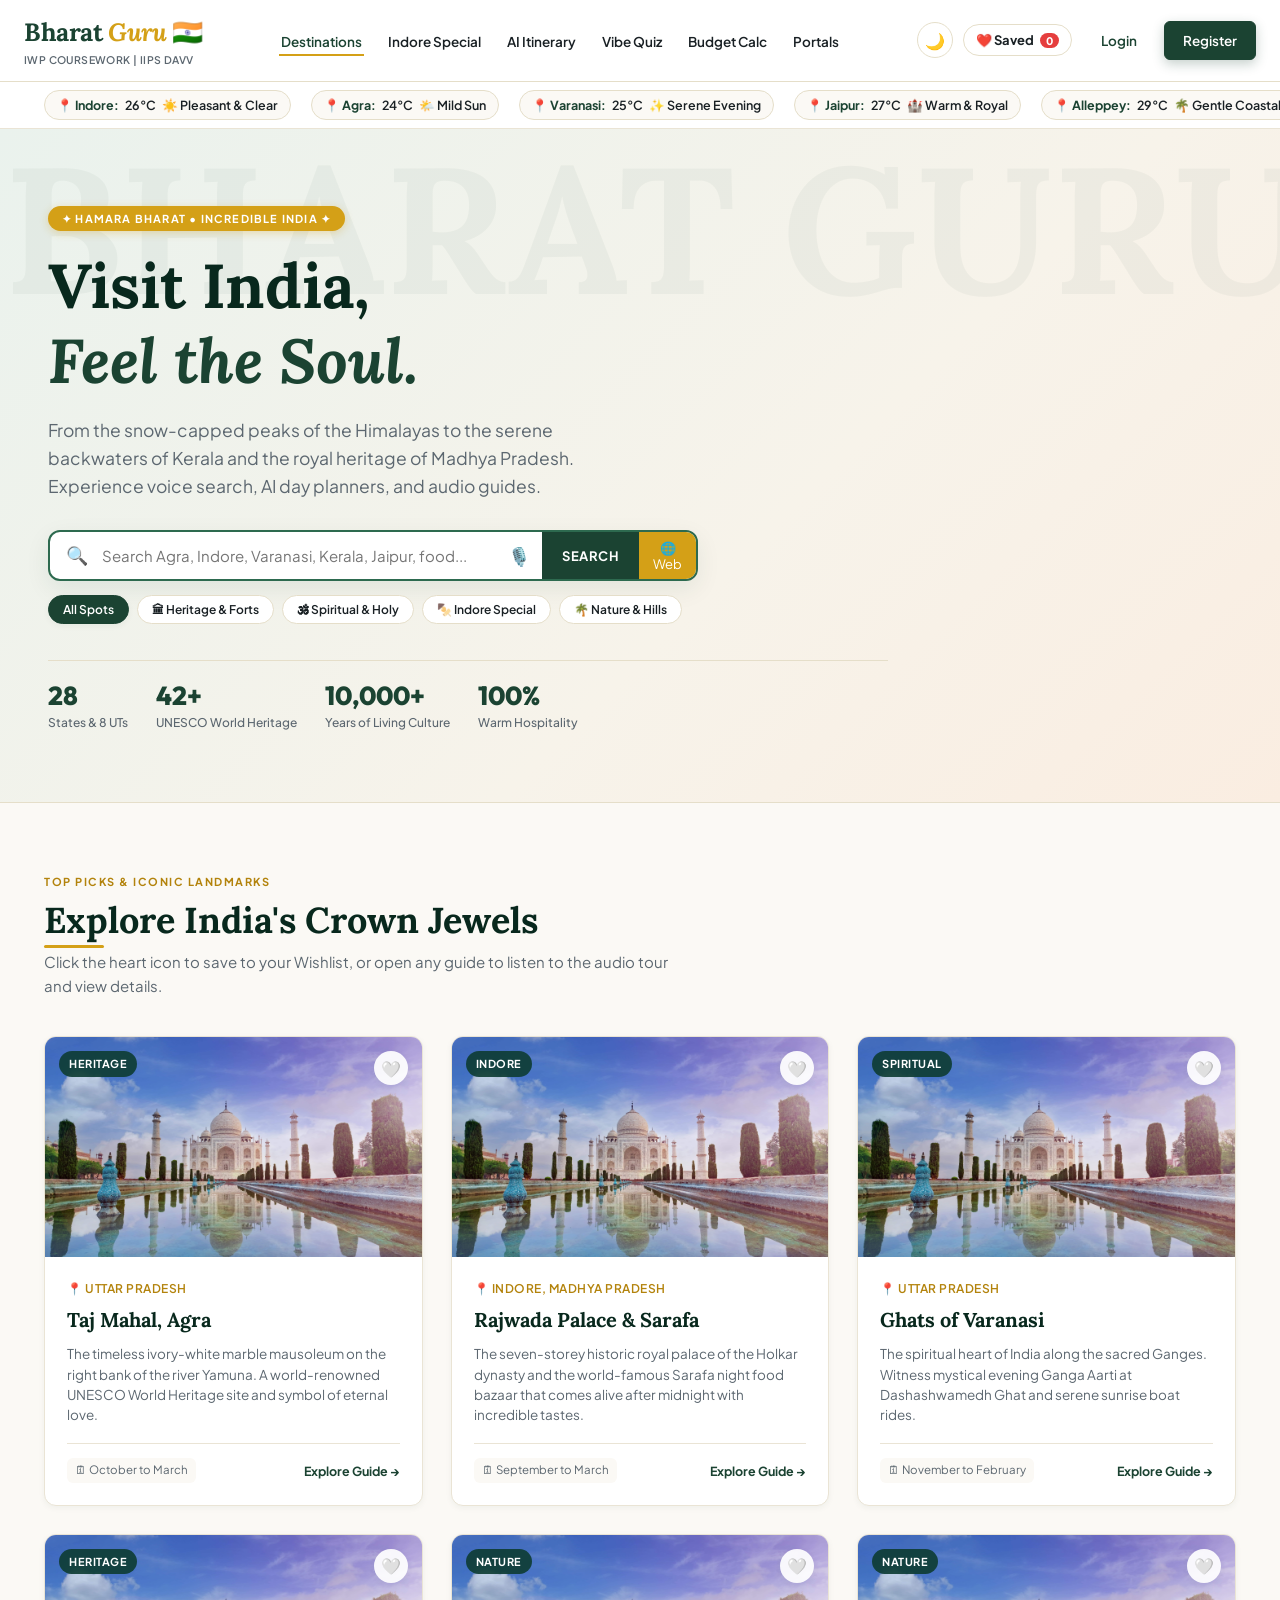
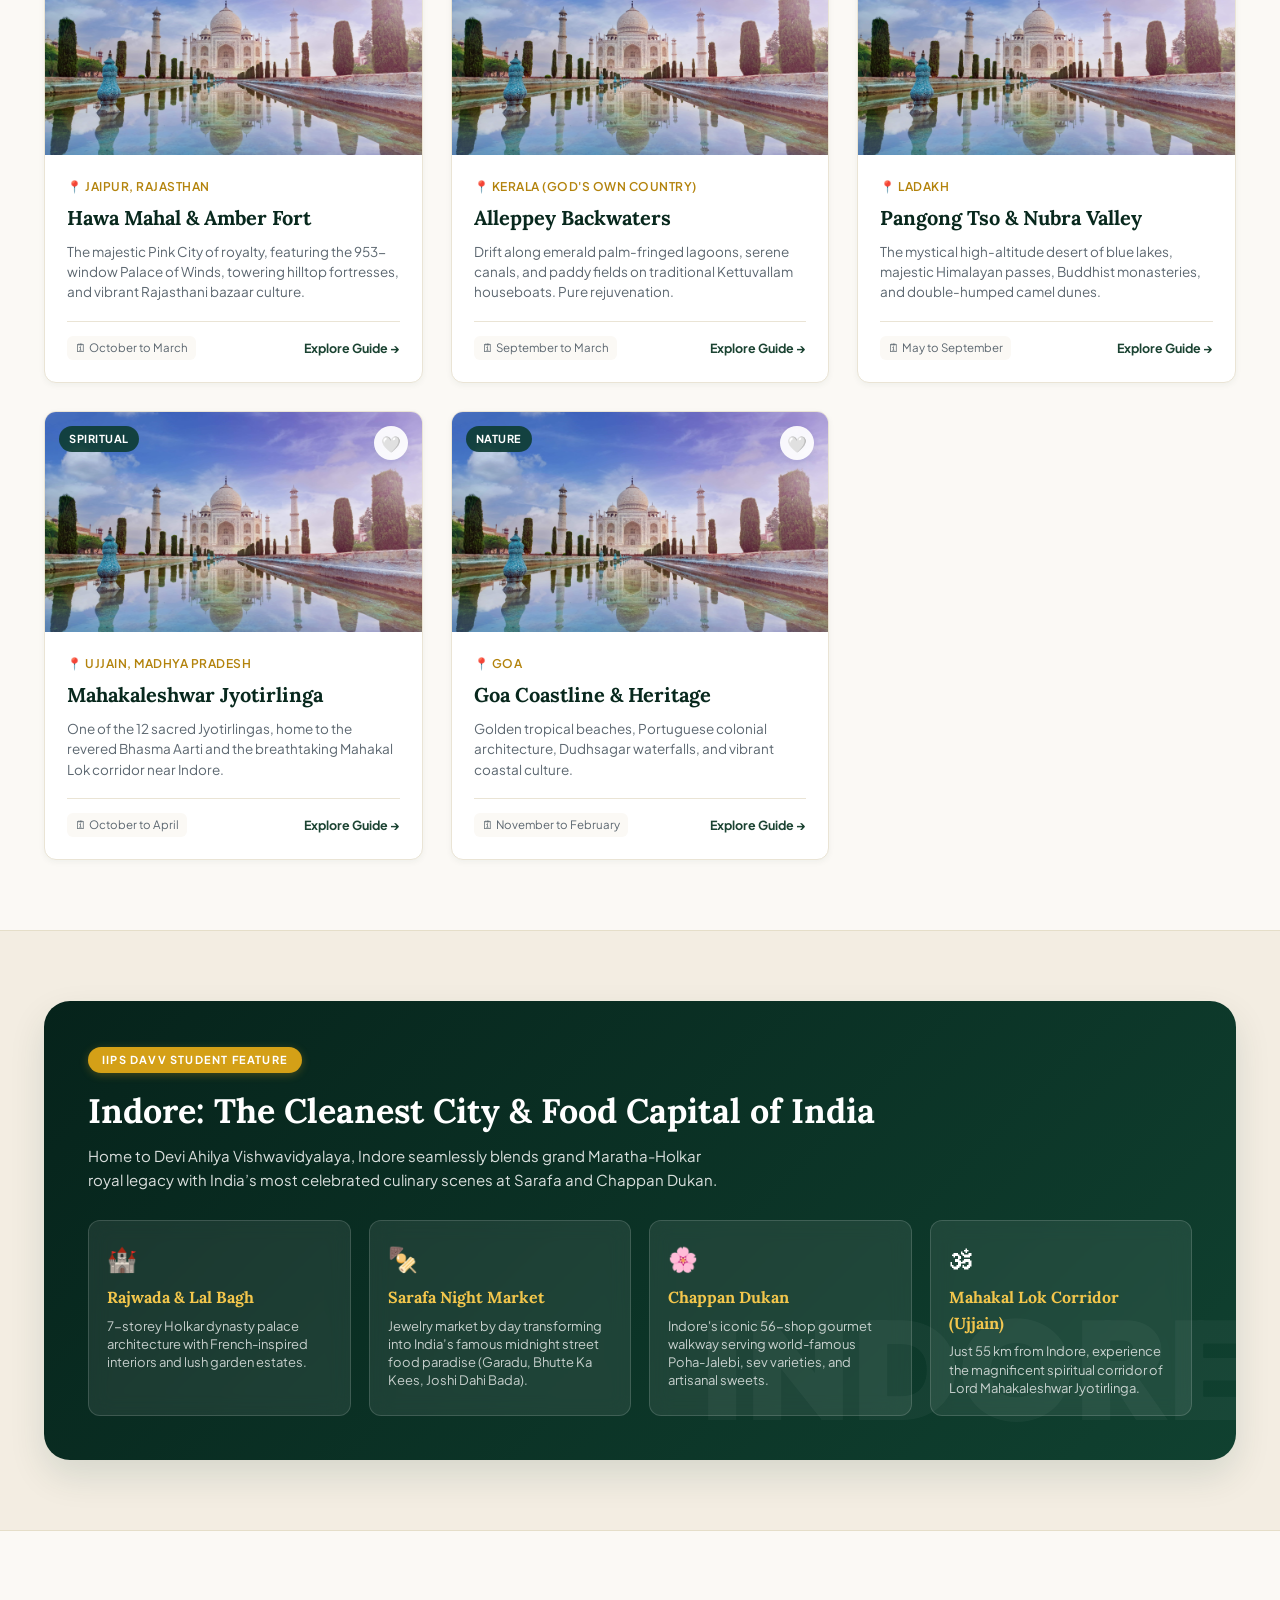
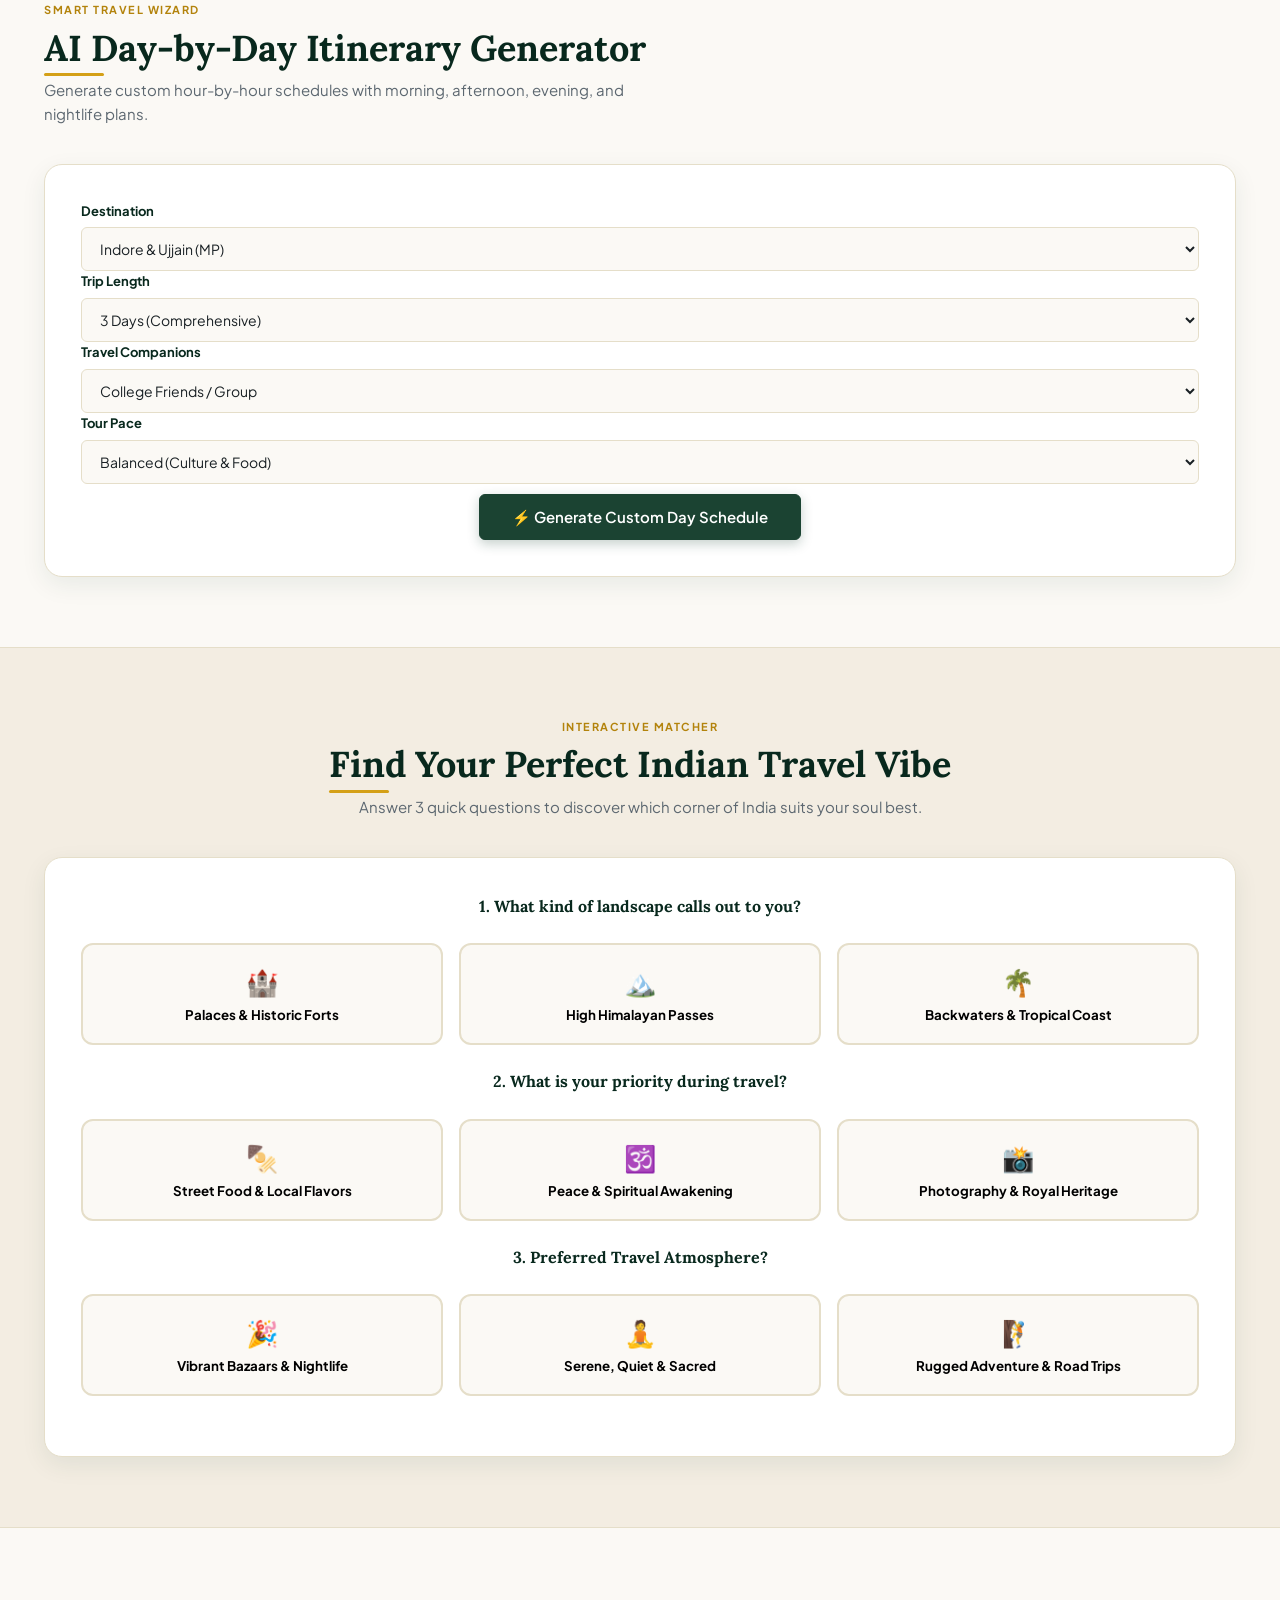
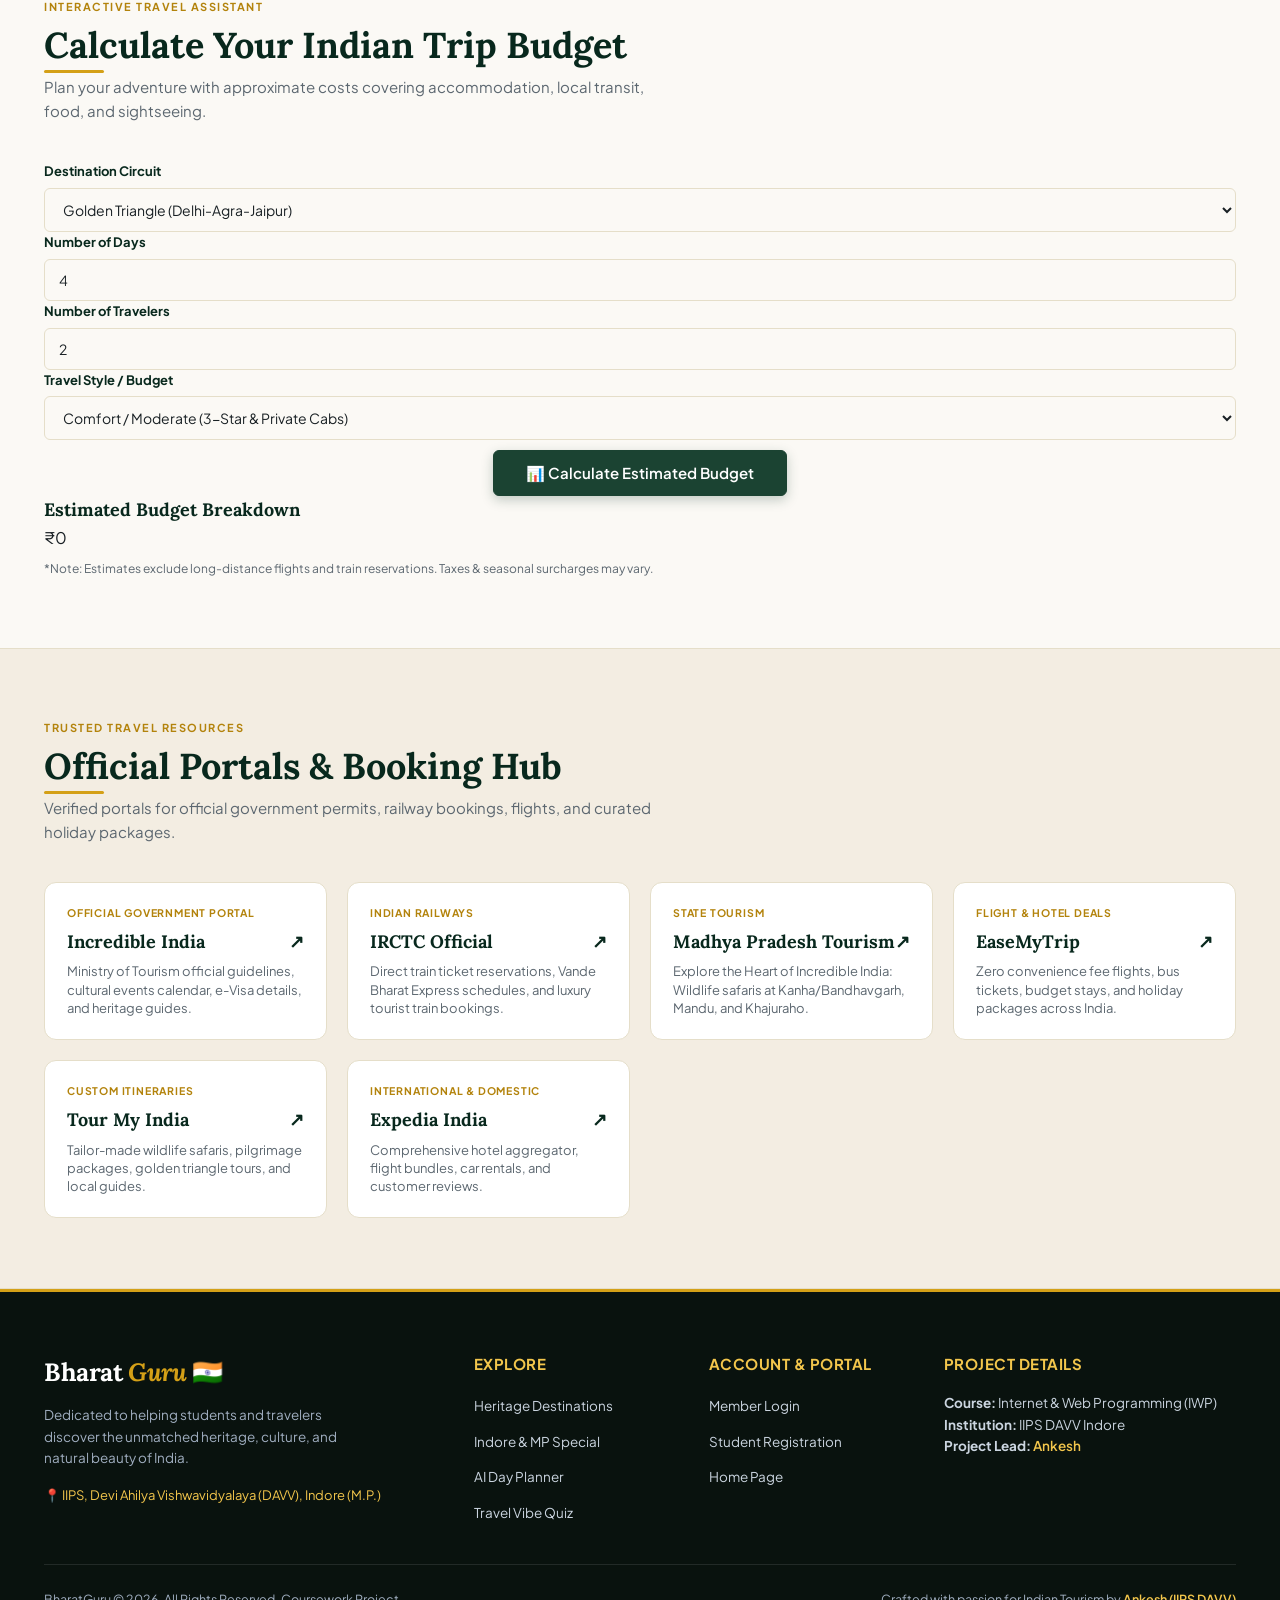
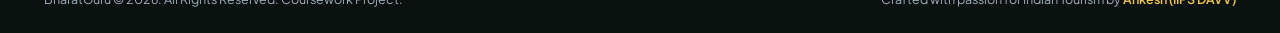
<file: index.html>
<!DOCTYPE html>
<html lang="en">
<head>
  <meta charset="UTF-8" />
  <meta name="viewport" content="width=device-width, initial-scale=1.0" />
  <title>BharatGuru | Incredible India Next-Gen Travel & Tourism</title>
  <meta name="description" content="BharatGuru - Explore iconic Indian heritage, voice search, AI itinerary generator, live audio tours, and curated booking portals." />
  <link rel="icon" type="image/png" href="Fevicon.png" />
  <link rel="stylesheet" href="style.css" />
</head>
<body>

  <!-- Top Sticky Navigation Bar -->
  <header class="top_Header">
    <div class="nav-container">
      <a href="index.html" class="brand-wrapper">
        <div class="MainLogo">Bharat<span class="accent">Guru</span> 🇮🇳</div>
        <div class="sub-txt">IWP Coursework | IIPS DAVV</div>
      </a>

      <ul class="nav-menu" id="navMenu">
        <li><a href="#destinations" class="nav-link active">Destinations</a></li>
        <li><a href="#indore-spotlight" class="nav-link">Indore Special</a></li>
        <li><a href="#ai-itinerary" class="nav-link">AI Itinerary</a></li>
        <li><a href="#travel-quiz" class="nav-link">Vibe Quiz</a></li>
        <li><a href="#trip-planner" class="nav-link">Budget Calc</a></li>
        <li><a href="#booking-portals" class="nav-link">Portals</a></li>
      </ul>

      <div class="nav-actions">
        <!-- Theme Toggle -->
        <button id="themeToggleBtn" class="theme-toggle-btn" onclick="toggleTheme()" title="Toggle Dark/Light Mode">🌙</button>

        <!-- Wishlist Button -->
        <button class="wishlist-btn-nav" onclick="openWishlistDrawer()" title="View Saved Places">
          ❤️ Saved <span class="wishlist-badge">0</span>
        </button>

        <!-- Dynamic User / Auth Container -->
        <div id="navAuthContainer" style="display: flex; align-items: center; gap: 8px;">
          <a href="login.html" class="btn btn-ghost">Login</a>
          <a href="registationform.html" class="btn btn-primary">Register</a>
        </div>

        <button class="mobile-toggle" id="mobileMenuBtn" aria-label="Toggle Navigation">☰</button>
      </div>
    </div>
  </header>

  <!-- Live Climate & Weather Ticker Bar -->
  <div class="weather-ticker-bar">
    <div class="container">
      <div class="weather-scroll" id="weatherTicker">
        <!-- Dynamic Weather Chips -->
      </div>
    </div>
  </div>

  <!-- Hero Area with Voice Search -->
  <section class="Hero_Area">
    <div class="container">
      <div class="hero-content">
        <span class="yellow-pill">✦ Hamara Bharat • Incredible India ✦</span>
        <h1>Visit India, <br><i>Feel the Soul.</i></h1>
        <p class="hero-desc">
          From the snow-capped peaks of the Himalayas to the serene backwaters of Kerala and the royal heritage of Madhya Pradesh. Experience voice search, AI day planners, and audio guides.
        </p>
        
        <!-- Live Filter & Voice Search Box -->
        <div class="search-container">
          <div class="search_wrap">
            <span class="search-icon">🔍</span>
            <input type="text" id="searchBox" placeholder="Search Agra, Indore, Varanasi, Kerala, Jaipur, food..." />
            <button type="button" id="voiceMicBtn" class="btn-mic" title="Voice Search: Speak Destination">🎙️</button>
            <div class="search-actions">
              <button type="button" class="btn-search" onclick="filterDestinations(document.getElementById('searchBox').value)">SEARCH</button>
              <button type="button" class="btn-google" onclick="searchGoogle()" title="Search on Web">🌐 Web</button>
            </div>
          </div>

          <!-- Category Quick Filter Badges -->
          <div class="category-filter">
            <button class="cat-btn active" data-cat="all">All Spots</button>
            <button class="cat-btn" data-cat="heritage">🏛 Heritage & Forts</button>
            <button class="cat-btn" data-cat="spiritual">🕉 Spiritual & Holy</button>
            <button class="cat-btn" data-cat="indore">🍢 Indore Special</button>
            <button class="cat-btn" data-cat="nature">🌴 Nature & Hills</button>
          </div>
        </div>

        <!-- Quick Stats -->
        <div class="hero-stats">
          <div class="stat-item">
            <span class="stat-number">28</span>
            <span class="stat-label">States & 8 UTs</span>
          </div>
          <div class="stat-item">
            <span class="stat-number">42+</span>
            <span class="stat-label">UNESCO World Heritage</span>
          </div>
          <div class="stat-item">
            <span class="stat-number">10,000+</span>
            <span class="stat-label">Years of Living Culture</span>
          </div>
          <div class="stat-item">
            <span class="stat-number">100%</span>
            <span class="stat-label">Warm Hospitality</span>
          </div>
        </div>
      </div>
    </div>
  </section>

  <!-- Main Destinations Section -->
  <section class="section" id="destinations">
    <div class="container">
      <div class="section-header">
        <span class="section-pill">Top Picks & Iconic Landmarks</span>
        <h2 class="section-title underline-gold">Explore India's Crown Jewels</h2>
        <p class="section-subtitle">Click the heart icon to save to your Wishlist, or open any guide to listen to the audio tour and view details.</p>
      </div>

      <!-- Destination Grid -->
      <div class="destinations-grid" id="destinationsGrid">
        <!-- Rendered dynamically by script.js -->
      </div>
    </div>
  </section>

  <!-- Indore & MP Cultural Spotlight -->
  <section class="section section-alt" id="indore-spotlight">
    <div class="container">
      <div class="spotlight-banner">
        <span class="yellow-pill" style="background: var(--goldy); color: #fff;">IIPS DAVV Student Feature</span>
        <h2>Indore: The Cleanest City & Food Capital of India</h2>
        <p>
          Home to Devi Ahilya Vishwavidyalaya, Indore seamlessly blends grand Maratha-Holkar royal legacy with India’s most celebrated culinary scenes at Sarafa and Chappan Dukan.
        </p>

        <div class="spotlight-grid">
          <div class="spotlight-card">
            <div class="spotlight-icon">🏰</div>
            <h4>Rajwada & Lal Bagh</h4>
            <p>7-storey Holkar dynasty palace architecture with French-inspired interiors and lush garden estates.</p>
          </div>
          <div class="spotlight-card">
            <div class="spotlight-icon">🍢</div>
            <h4>Sarafa Night Market</h4>
            <p>Jewelry market by day transforming into India’s famous midnight street food paradise (Garadu, Bhutte Ka Kees, Joshi Dahi Bada).</p>
          </div>
          <div class="spotlight-card">
            <div class="spotlight-icon">🌸</div>
            <h4>Chappan Dukan</h4>
            <p>Indore's iconic 56-shop gourmet walkway serving world-famous Poha-Jalebi, sev varieties, and artisanal sweets.</p>
          </div>
          <div class="spotlight-card">
            <div class="spotlight-icon">🕉</div>
            <h4>Mahakal Lok Corridor (Ujjain)</h4>
            <p>Just 55 km from Indore, experience the magnificent spiritual corridor of Lord Mahakaleshwar Jyotirlinga.</p>
          </div>
        </div>
      </div>
    </div>
  </section>

  <!-- AI Day-by-Day Itinerary Builder -->
  <section class="section" id="ai-itinerary">
    <div class="container">
      <div class="section-header">
        <span class="section-pill">Smart Travel Wizard</span>
        <h2 class="section-title underline-gold">AI Day-by-Day Itinerary Generator</h2>
        <p class="section-subtitle">Generate custom hour-by-hour schedules with morning, afternoon, evening, and nightlife plans.</p>
      </div>

      <div class="itinerary-box">
        <form id="itineraryBuilderForm">
          <div class="planner-grid">
            <div class="form-group">
              <label class="form-label">Destination</label>
              <select id="itineraryDest" class="form-control" required>
                <option value="Indore" selected>Indore & Ujjain (MP)</option>
                <option value="Agra">Agra (Taj Mahal Circuit)</option>
                <option value="Varanasi">Varanasi (Ghats & Temples)</option>
                <option value="Jaipur">Jaipur (Pink City & Forts)</option>
                <option value="Kerala">Kerala (Alleppey Backwaters)</option>
              </select>
            </div>

            <div class="form-group">
              <label class="form-label">Trip Length</label>
              <select id="itineraryDays" class="form-control" required>
                <option value="2">2 Days (Weekend Express)</option>
                <option value="3" selected>3 Days (Comprehensive)</option>
                <option value="5">5 Days (Grand Tour)</option>
              </select>
            </div>

            <div class="form-group">
              <label class="form-label">Travel Companions</label>
              <select id="itineraryCompanion" class="form-control">
                <option value="Solo Explorer">Solo Explorer</option>
                <option value="College Friends / Group" selected>College Friends / Group</option>
                <option value="Family Vacation">Family Vacation</option>
                <option value="Couples Getaway">Couples Getaway</option>
              </select>
            </div>

            <div class="form-group">
              <label class="form-label">Tour Pace</label>
              <select id="itineraryPace" class="form-control">
                <option value="Balanced" selected>Balanced (Culture & Food)</option>
                <option value="Fast Paced">Fast Paced (Maximum Sightseeing)</option>
                <option value="Relaxed">Relaxed (Leisure & Wellness)</option>
              </select>
            </div>
          </div>

          <div style="text-align: center; margin-top: 10px;">
            <button type="submit" class="btn btn-primary" style="padding: 12px 32px; font-size: 15px;">
              ⚡ Generate Custom Day Schedule
            </button>
          </div>
        </form>

        <!-- Itinerary Output Card -->
        <div id="itineraryResultWrapper" style="display: none; margin-top: 30px;">
          <div style="display: flex; justify-content: space-between; align-items: center; flex-wrap: wrap; gap: 10px; margin-bottom: 16px;">
            <h3 style="font-family: 'Lora'; font-size: 20px;">📅 Your Customized Itinerary Schedule</h3>
            <div style="display: flex; gap: 10px;">
              <button class="btn btn-outline" onclick="copyItineraryText()">📋 Copy Text</button>
              <button class="btn btn-gold" onclick="printItinerary()">🖨️ Print / Save PDF</button>
            </div>
          </div>
          <div id="itineraryTimelineOutput" class="itinerary-timeline"></div>
        </div>
      </div>
    </div>
  </section>

  <!-- Interactive "Find Your Travel Vibe" Quiz -->
  <section class="section section-alt" id="travel-quiz">
    <div class="container">
      <div class="section-header text-center">
        <span class="section-pill">Interactive Matcher</span>
        <h2 class="section-title underline-gold">Find Your Perfect Indian Travel Vibe</h2>
        <p class="section-subtitle">Answer 3 quick questions to discover which corner of India suits your soul best.</p>
      </div>

      <div class="quiz-container">
        <!-- Question 1 -->
        <div style="margin-bottom: 24px;">
          <h4 style="font-size: 16px; margin-bottom: 12px;">1. What kind of landscape calls out to you?</h4>
          <div class="quiz-options">
            <button class="quiz-option-btn" data-q="landscape" data-val="heritage">
              <span style="font-size: 26px;">🏰</span>
              <strong>Palaces & Historic Forts</strong>
            </button>
            <button class="quiz-option-btn" data-q="landscape" data-val="mountains">
              <span style="font-size: 26px;">🏔️</span>
              <strong>High Himalayan Passes</strong>
            </button>
            <button class="quiz-option-btn" data-q="landscape" data-val="coastal">
              <span style="font-size: 26px;">🌴</span>
              <strong>Backwaters & Tropical Coast</strong>
            </button>
          </div>
        </div>

        <!-- Question 2 -->
        <div style="margin-bottom: 24px;">
          <h4 style="font-size: 16px; margin-bottom: 12px;">2. What is your priority during travel?</h4>
          <div class="quiz-options">
            <button class="quiz-option-btn" data-q="vibe" data-val="food">
              <span style="font-size: 26px;">🍢</span>
              <strong>Street Food & Local Flavors</strong>
            </button>
            <button class="quiz-option-btn" data-q="vibe" data-val="spiritual">
              <span style="font-size: 26px;">🕉️</span>
              <strong>Peace & Spiritual Awakening</strong>
            </button>
            <button class="quiz-option-btn" data-q="vibe" data-val="heritage">
              <span style="font-size: 26px;">📸</span>
              <strong>Photography & Royal Heritage</strong>
            </button>
          </div>
        </div>

        <!-- Question 3 -->
        <div style="margin-bottom: 24px;">
          <h4 style="font-size: 16px; margin-bottom: 12px;">3. Preferred Travel Atmosphere?</h4>
          <div class="quiz-options">
            <button class="quiz-option-btn" data-q="atmosphere" data-val="vibrant">
              <span style="font-size: 26px;">🎉</span>
              <strong>Vibrant Bazaars & Nightlife</strong>
            </button>
            <button class="quiz-option-btn" data-q="atmosphere" data-val="serene">
              <span style="font-size: 26px;">🧘</span>
              <strong>Serene, Quiet & Sacred</strong>
            </button>
            <button class="quiz-option-btn" data-q="atmosphere" data-val="adventure">
              <span style="font-size: 26px;">🧗</span>
              <strong>Rugged Adventure & Road Trips</strong>
            </button>
          </div>
        </div>

        <!-- Quiz Result Box -->
        <div id="quizResultCard" class="quiz-result-card">
          <div style="font-size: 36px; margin-bottom: 8px;">✨ 🎉 ✨</div>
          <h3 style="font-size: 24px; color: var(--p-green-900); margin-bottom: 8px;" id="quizMatchName"></h3>
          <p style="font-size: 15px; color: var(--text-main); margin-bottom: 16px;" id="quizMatchDesc"></p>
          <a href="#destinations" class="btn btn-primary" onclick="document.getElementById('searchBox').value='Indore'; filterDestinations('Indore');">Explore This Destination →</a>
        </div>
      </div>
    </div>
  </section>

  <!-- Interactive Trip Planner & Cost Estimator -->
  <section class="section" id="trip-planner">
    <div class="container">
      <div class="section-header">
        <span class="section-pill">Interactive Travel Assistant</span>
        <h2 class="section-title underline-gold">Calculate Your Indian Trip Budget</h2>
        <p class="section-subtitle">Plan your adventure with approximate costs covering accommodation, local transit, food, and sightseeing.</p>
      </div>

      <div class="planner-box">
        <form id="tripPlannerForm">
          <div class="planner-grid">
            <div class="form-group">
              <label class="form-label">Destination Circuit</label>
              <select id="planDestination" class="form-control" required>
                <option value="Golden Triangle (Delhi-Agra-Jaipur)">Golden Triangle (Delhi-Agra-Jaipur)</option>
                <option value="Indore & Ujjain Heritage">Indore & Ujjain Heritage (MP)</option>
                <option value="Varanasi & Prayagraj Spiritual">Varanasi & Prayagraj Spiritual</option>
                <option value="Kerala Backwaters & Munnar">Kerala Backwaters & Munnar</option>
                <option value="Ladakh Mountain Circuit">Ladakh Mountain Circuit</option>
                <option value="Goa Coastal Getaway">Goa Coastal Getaway</option>
              </select>
            </div>

            <div class="form-group">
              <label class="form-label">Number of Days</label>
              <input type="number" id="planDays" class="form-control" min="1" max="30" value="4" required />
            </div>

            <div class="form-group">
              <label class="form-label">Number of Travelers</label>
              <input type="number" id="planTravelers" class="form-control" min="1" max="20" value="2" required />
            </div>

            <div class="form-group">
              <label class="form-label">Travel Style / Budget</label>
              <select id="planStyle" class="form-control">
                <option value="backpacker">Budget / Backpacker (Hostels & Street Food)</option>
                <option value="moderate" selected>Comfort / Moderate (3-Star & Private Cabs)</option>
                <option value="luxury">Luxury (Heritage Hotels & Premium Experiences)</option>
              </select>
            </div>
          </div>

          <div style="text-align: center; margin-top: 10px;">
            <button type="submit" class="btn btn-primary" style="padding: 12px 32px; font-size: 15px;">
              📊 Calculate Estimated Budget
            </button>
          </div>
        </form>

        <div id="plannerResult" class="planner-result">
          <div class="result-header">
            <h4 style="font-family: 'Lora'; font-size: 18px; color: var(--p-green-900);">Estimated Budget Breakdown</h4>
            <div class="result-cost" id="resultCostText">₹0</div>
          </div>
          <p id="resultDetails" style="font-size: 14px; color: var(--text-main); margin-bottom: 8px;"></p>
          <p style="font-size: 12px; color: var(--text-muted);">*Note: Estimates exclude long-distance flights and train reservations. Taxes & seasonal surcharges may vary.</p>
        </div>
      </div>
    </div>
  </section>

  <!-- Official Portals & Bookings -->
  <section class="section section-alt" id="booking-portals">
    <div class="container">
      <div class="section-header">
        <span class="section-pill">Trusted Travel Resources</span>
        <h2 class="section-title underline-gold">Official Portals & Booking Hub</h2>
        <p class="section-subtitle">Verified portals for official government permits, railway bookings, flights, and curated holiday packages.</p>
      </div>

      <div class="portals-grid">
        <a href="https://www.incredibleindia.gov.in" target="_blank" class="portal-card">
          <span class="portal-tag">Official Government Portal</span>
          <div class="portal-name">Incredible India <span>↗</span></div>
          <p class="portal-desc">Ministry of Tourism official guidelines, cultural events calendar, e-Visa details, and heritage guides.</p>
        </a>

        <a href="https://www.irctc.co.in" target="_blank" class="portal-card">
          <span class="portal-tag">Indian Railways</span>
          <div class="portal-name">IRCTC Official <span>↗</span></div>
          <p class="portal-desc">Direct train ticket reservations, Vande Bharat Express schedules, and luxury tourist train bookings.</p>
        </a>

        <a href="https://www.mptourism.com" target="_blank" class="portal-card">
          <span class="portal-tag">State Tourism</span>
          <div class="portal-name">Madhya Pradesh Tourism <span>↗</span></div>
          <p class="portal-desc">Explore the Heart of Incredible India: Wildlife safaris at Kanha/Bandhavgarh, Mandu, and Khajuraho.</p>
        </a>

        <a href="https://www.easemytrip.com" target="_blank" class="portal-card">
          <span class="portal-tag">Flight & Hotel Deals</span>
          <div class="portal-name">EaseMyTrip <span>↗</span></div>
          <p class="portal-desc">Zero convenience fee flights, bus tickets, budget stays, and holiday packages across India.</p>
        </a>

        <a href="https://www.tourmyindia.com" target="_blank" class="portal-card">
          <span class="portal-tag">Custom Itineraries</span>
          <div class="portal-name">Tour My India <span>↗</span></div>
          <p class="portal-desc">Tailor-made wildlife safaris, pilgrimage packages, golden triangle tours, and local guides.</p>
        </a>

        <a href="https://www.expedia.com" target="_blank" class="portal-card">
          <span class="portal-tag">International & Domestic</span>
          <div class="portal-name">Expedia India <span>↗</span></div>
          <p class="portal-desc">Comprehensive hotel aggregator, flight bundles, car rentals, and customer reviews.</p>
        </a>
      </div>
    </div>
  </section>

  <!-- Footer -->
  <footer class="footer">
    <div class="container">
      <div class="footer-top">
        <div class="footer-brand">
          <div class="MainLogo" style="color: #ffffff; margin-bottom: 12px;">Bharat<span class="accent">Guru</span> 🇮🇳</div>
          <p>Dedicated to helping students and travelers discover the unmatched heritage, culture, and natural beauty of India.</p>
          <div style="margin-top: 16px; font-size: 13px; color: var(--goldy-light);">
            📍 IIPS, Devi Ahilya Vishwavidyalaya (DAVV), Indore (M.P.)
          </div>
        </div>

        <div class="footer-col">
          <h4>Explore</h4>
          <ul class="footer-links">
            <li><a href="#destinations">Heritage Destinations</a></li>
            <li><a href="#indore-spotlight">Indore & MP Special</a></li>
            <li><a href="#ai-itinerary">AI Day Planner</a></li>
            <li><a href="#travel-quiz">Travel Vibe Quiz</a></li>
          </ul>
        </div>

        <div class="footer-col">
          <h4>Account & Portal</h4>
          <ul class="footer-links">
            <li><a href="login.html">Member Login</a></li>
            <li><a href="registationform.html">Student Registration</a></li>
            <li><a href="ankesh.html">Home Page</a></li>
          </ul>
        </div>

        <div class="footer-col">
          <h4>Project Details</h4>
          <p style="color: #cbd5e0; font-size: 13.5px; line-height: 1.6;">
            <strong>Course:</strong> Internet & Web Programming (IWP)<br>
            <strong>Institution:</strong> IIPS DAVV Indore<br>
            <strong>Project Lead:</strong> <span class="student-credit">Ankesh</span>
          </p>
        </div>
      </div>

      <div class="footer-bottom">
        <div>BharatGuru &copy; 2026. All Rights Reserved. Coursework Project.</div>
        <div>
          Crafted with passion for Indian Tourism by <span class="student-credit">Ankesh (IIPS DAVV)</span>
        </div>
      </div>
    </div>
  </footer>

  <!-- Link JavaScript -->
  <script src="script.js"></script>
</body>
</html>
</file>
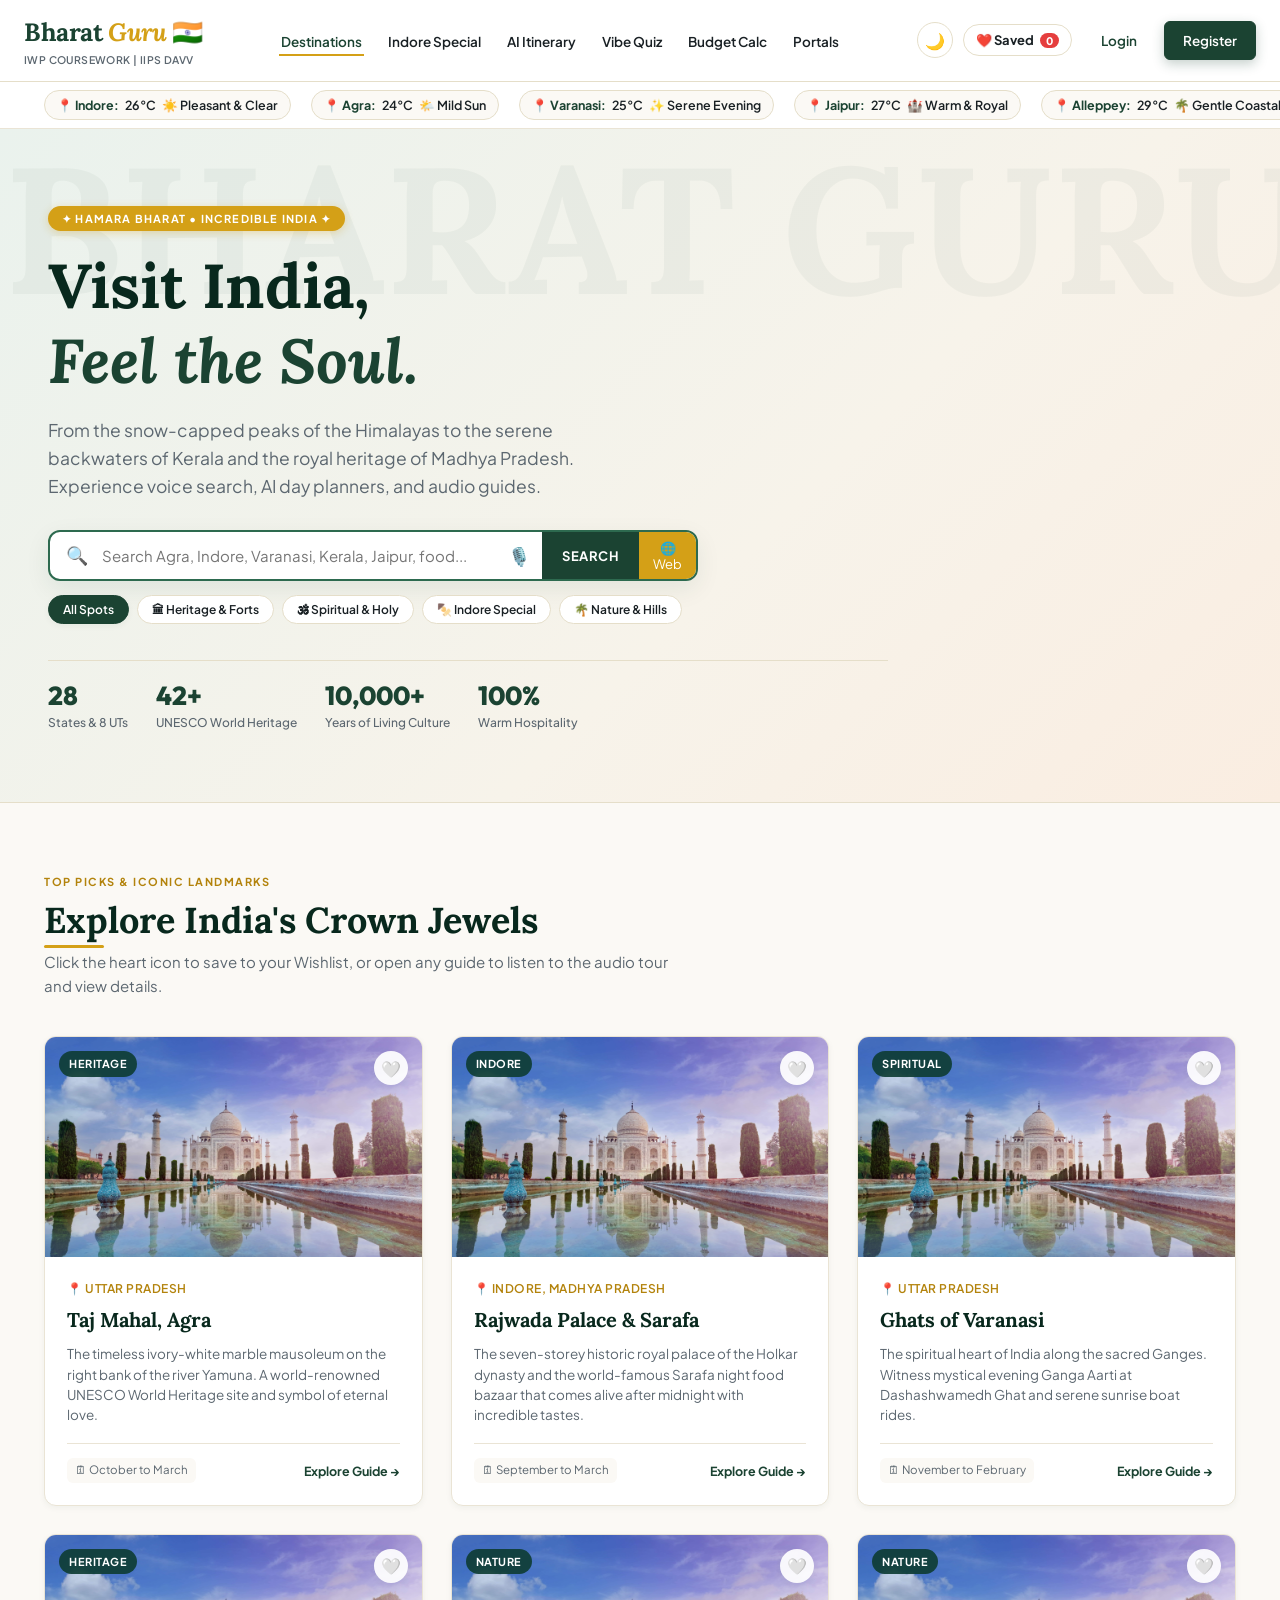
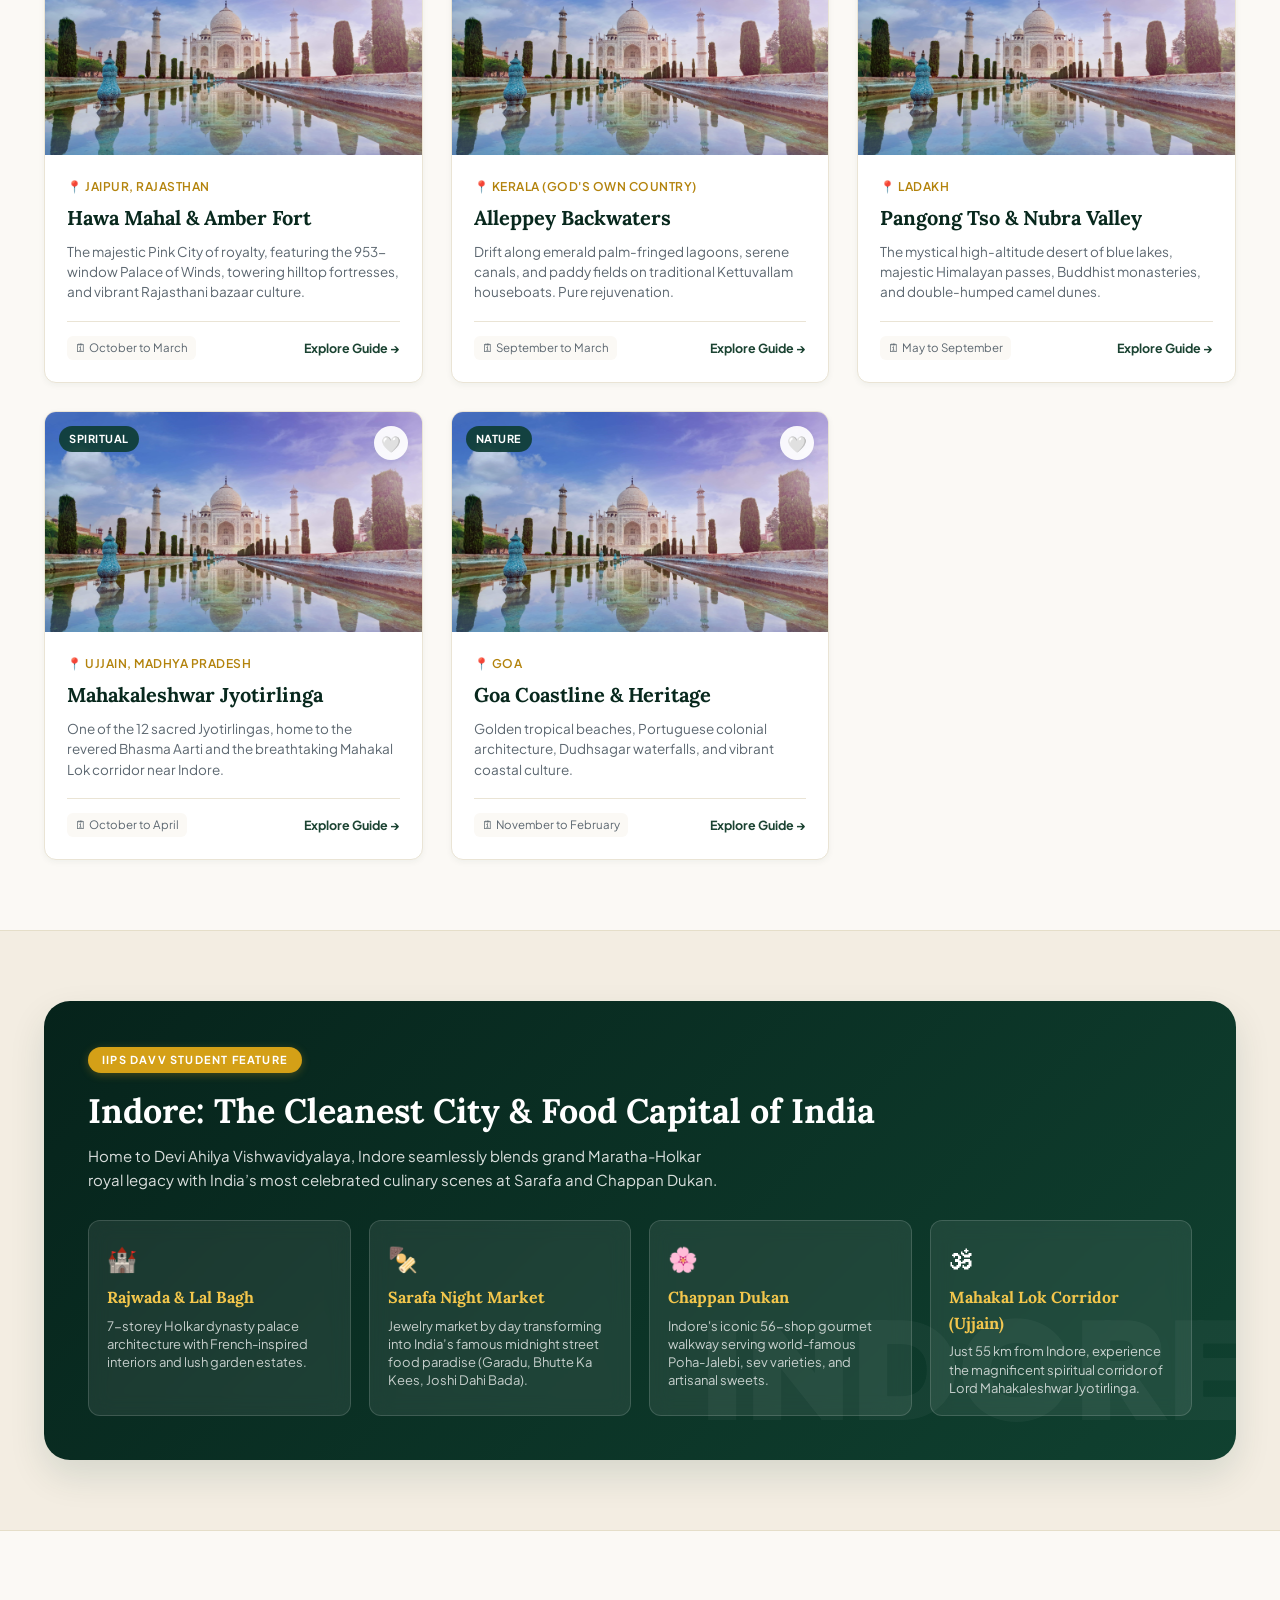
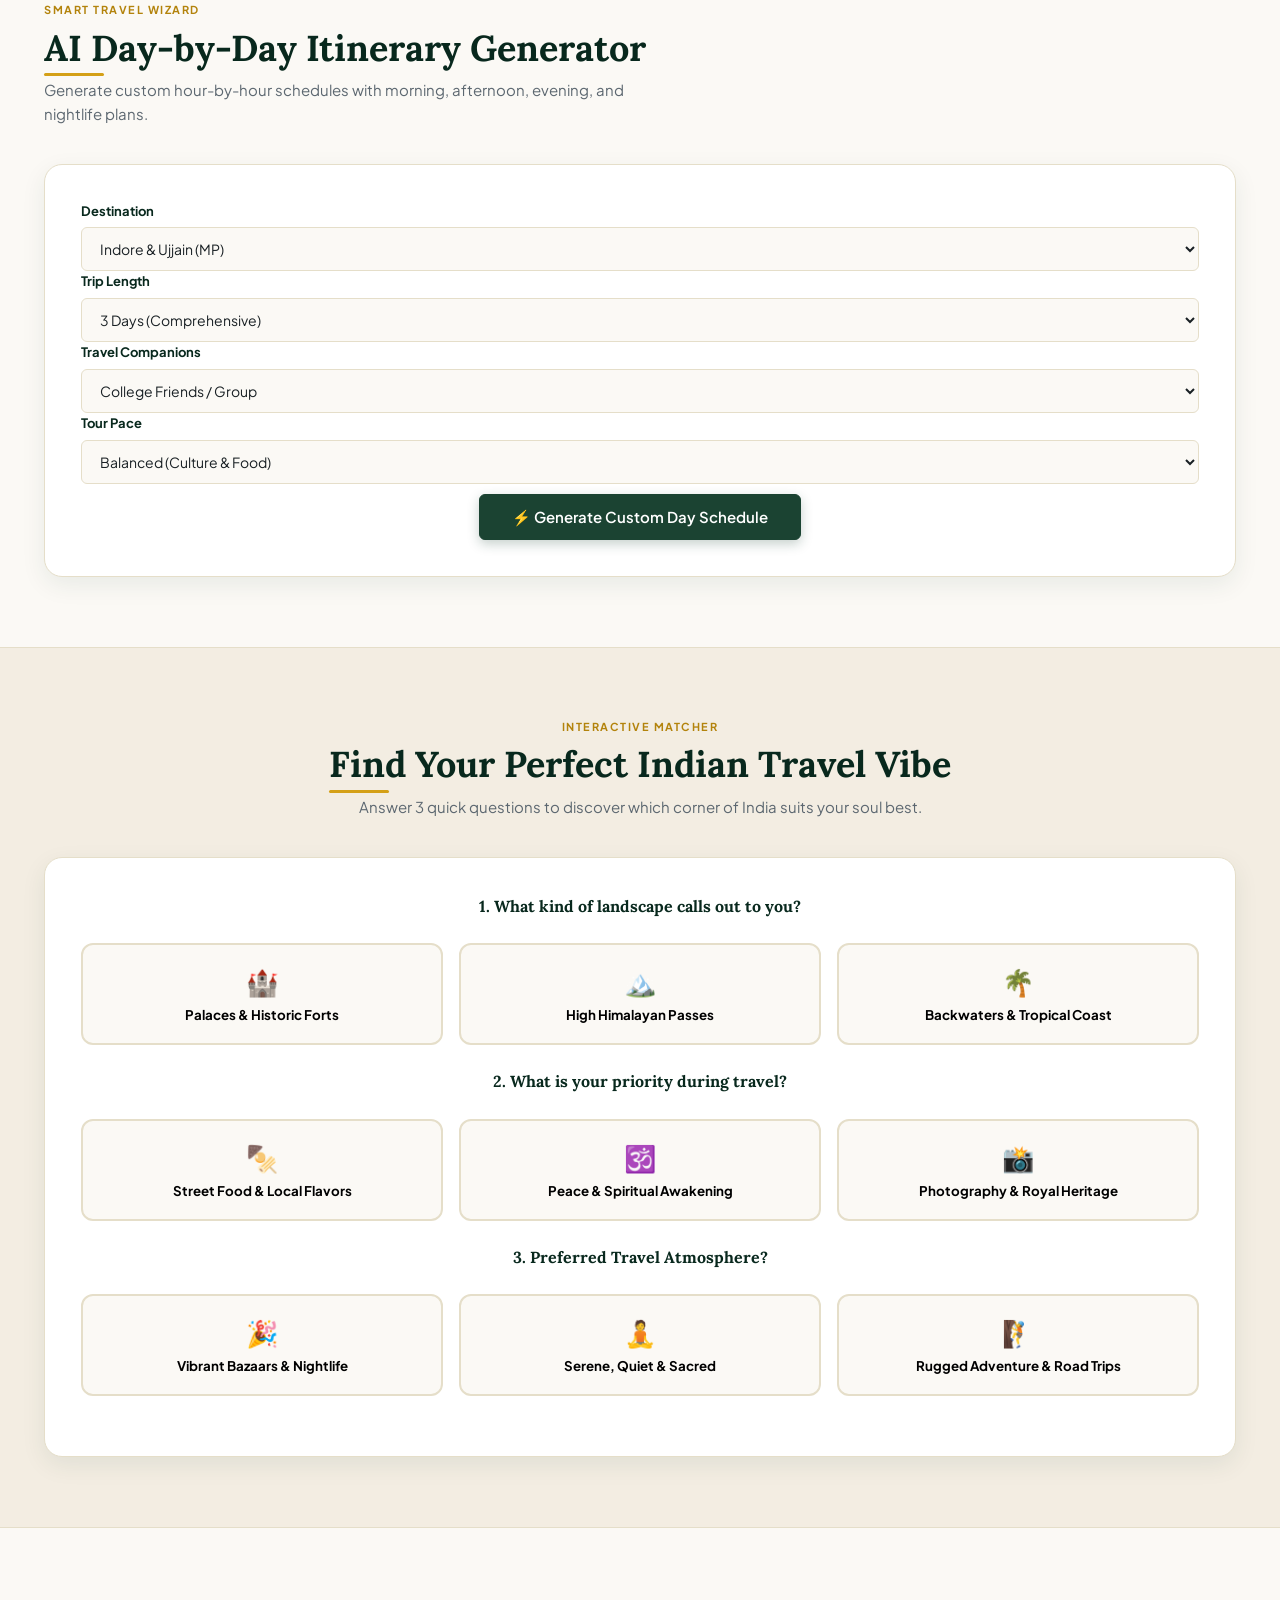
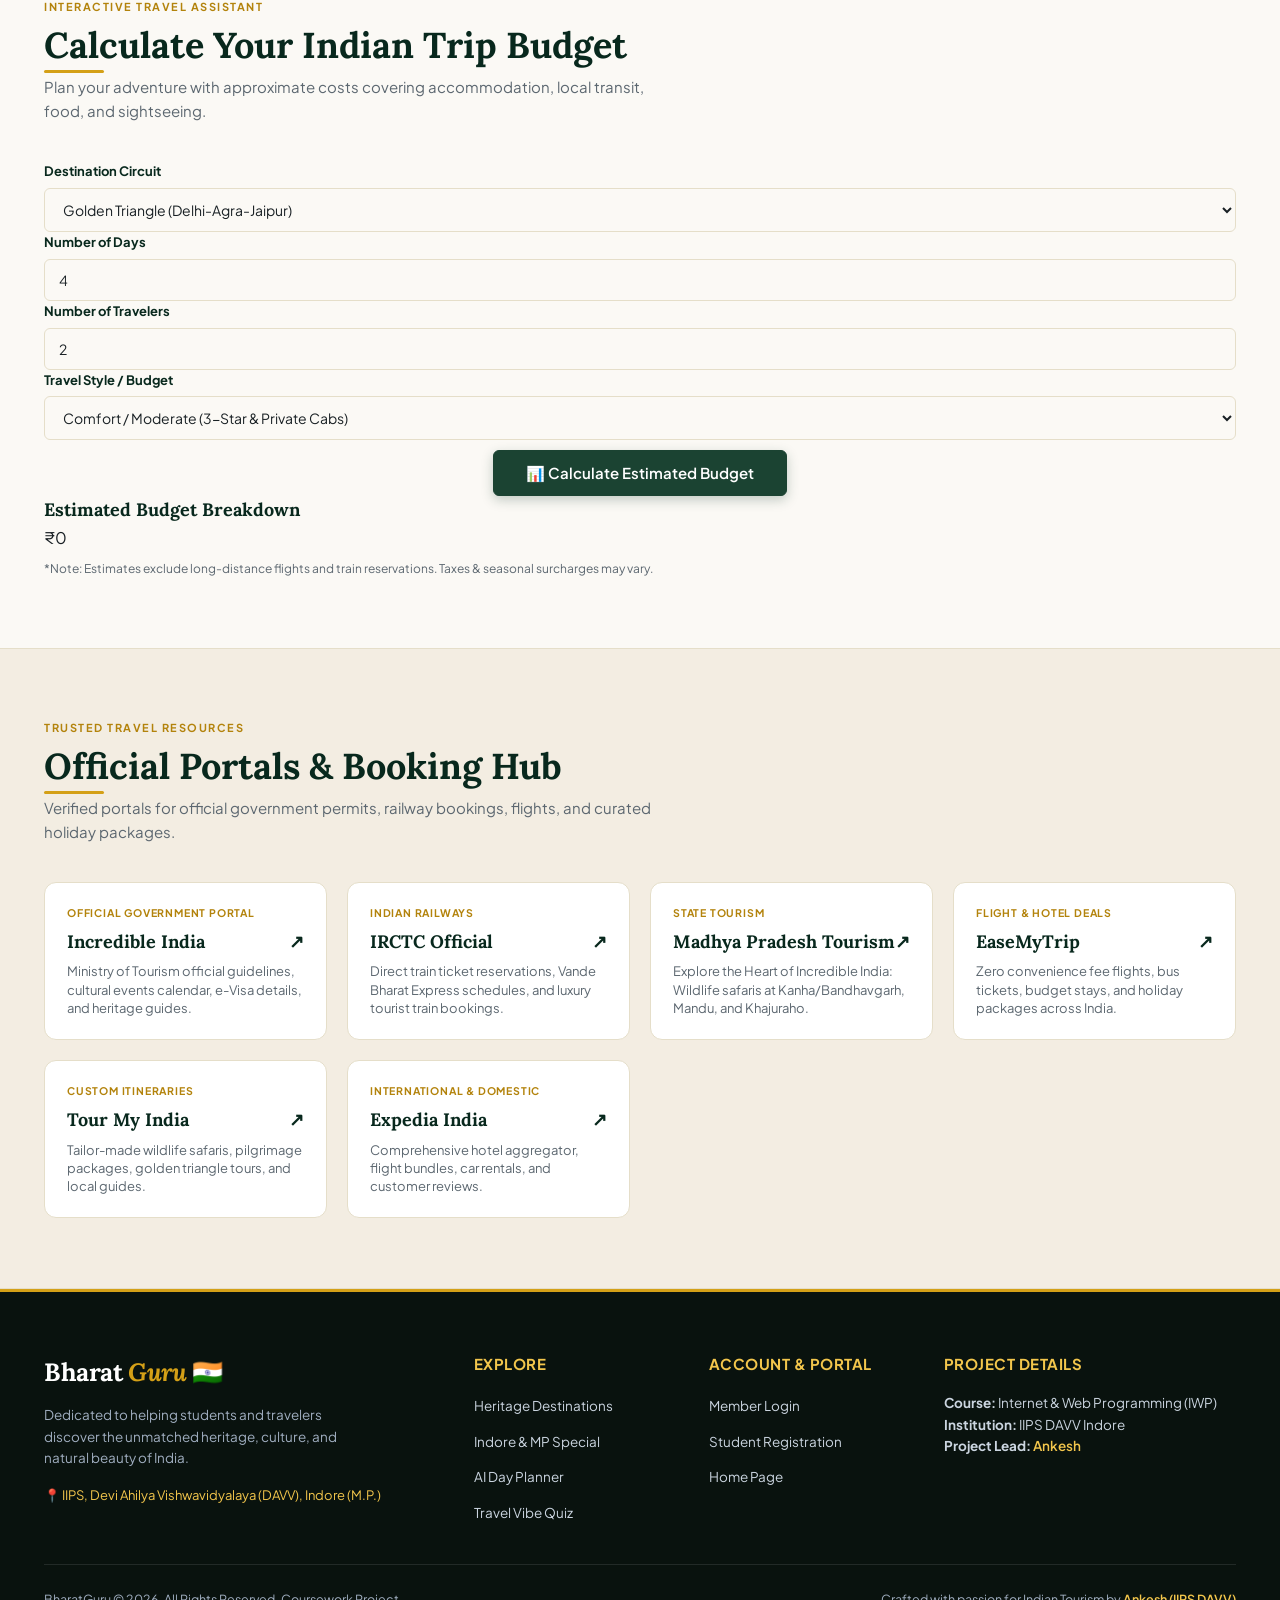
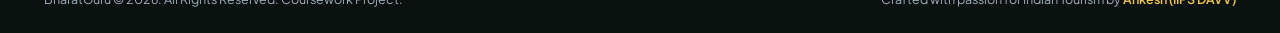
<file: ankesh.html>
<!DOCTYPE html>
<html lang="en">
<head>
  <meta charset="UTF-8" />
  <meta name="viewport" content="width=device-width, initial-scale=1.0" />
  <title>BharatGuru | Incredible India Next-Gen Travel & Tourism</title>
  <meta name="description" content="BharatGuru - Explore iconic Indian heritage, voice search, AI itinerary generator, live audio tours, and curated booking portals." />
  <link rel="icon" type="image/png" href="Fevicon.png" />
  <link rel="stylesheet" href="style.css" />
</head>
<body>

  <!-- Top Sticky Navigation Bar -->
  <header class="top_Header">
    <div class="nav-container">
      <a href="index.html" class="brand-wrapper">
        <div class="MainLogo">Bharat<span class="accent">Guru</span> 🇮🇳</div>
        <div class="sub-txt">IWP Coursework | IIPS DAVV</div>
      </a>

      <ul class="nav-menu" id="navMenu">
        <li><a href="#destinations" class="nav-link active">Destinations</a></li>
        <li><a href="#indore-spotlight" class="nav-link">Indore Special</a></li>
        <li><a href="#ai-itinerary" class="nav-link">AI Itinerary</a></li>
        <li><a href="#travel-quiz" class="nav-link">Vibe Quiz</a></li>
        <li><a href="#trip-planner" class="nav-link">Budget Calc</a></li>
        <li><a href="#booking-portals" class="nav-link">Portals</a></li>
      </ul>

      <div class="nav-actions">
        <!-- Theme Toggle -->
        <button id="themeToggleBtn" class="theme-toggle-btn" onclick="toggleTheme()" title="Toggle Dark/Light Mode">🌙</button>

        <!-- Wishlist Button -->
        <button class="wishlist-btn-nav" onclick="openWishlistDrawer()" title="View Saved Places">
          ❤️ Saved <span class="wishlist-badge">0</span>
        </button>

        <!-- Dynamic User / Auth Container -->
        <div id="navAuthContainer" style="display: flex; align-items: center; gap: 8px;">
          <a href="login.html" class="btn btn-ghost">Login</a>
          <a href="registationform.html" class="btn btn-primary">Register</a>
        </div>

        <button class="mobile-toggle" id="mobileMenuBtn" aria-label="Toggle Navigation">☰</button>
      </div>
    </div>
  </header>

  <!-- Live Climate & Weather Ticker Bar -->
  <div class="weather-ticker-bar">
    <div class="container">
      <div class="weather-scroll" id="weatherTicker">
        <!-- Dynamic Weather Chips -->
      </div>
    </div>
  </div>

  <!-- Hero Area with Voice Search -->
  <section class="Hero_Area">
    <div class="container">
      <div class="hero-content">
        <span class="yellow-pill">✦ Hamara Bharat • Incredible India ✦</span>
        <h1>Visit India, <br><i>Feel the Soul.</i></h1>
        <p class="hero-desc">
          From the snow-capped peaks of the Himalayas to the serene backwaters of Kerala and the royal heritage of Madhya Pradesh. Experience voice search, AI day planners, and audio guides.
        </p>
        
        <!-- Live Filter & Voice Search Box -->
        <div class="search-container">
          <div class="search_wrap">
            <span class="search-icon">🔍</span>
            <input type="text" id="searchBox" placeholder="Search Agra, Indore, Varanasi, Kerala, Jaipur, food..." />
            <button type="button" id="voiceMicBtn" class="btn-mic" title="Voice Search: Speak Destination">🎙️</button>
            <div class="search-actions">
              <button type="button" class="btn-search" onclick="filterDestinations(document.getElementById('searchBox').value)">SEARCH</button>
              <button type="button" class="btn-google" onclick="searchGoogle()" title="Search on Web">🌐 Web</button>
            </div>
          </div>

          <!-- Category Quick Filter Badges -->
          <div class="category-filter">
            <button class="cat-btn active" data-cat="all">All Spots</button>
            <button class="cat-btn" data-cat="heritage">🏛 Heritage & Forts</button>
            <button class="cat-btn" data-cat="spiritual">🕉 Spiritual & Holy</button>
            <button class="cat-btn" data-cat="indore">🍢 Indore Special</button>
            <button class="cat-btn" data-cat="nature">🌴 Nature & Hills</button>
          </div>
        </div>

        <!-- Quick Stats -->
        <div class="hero-stats">
          <div class="stat-item">
            <span class="stat-number">28</span>
            <span class="stat-label">States & 8 UTs</span>
          </div>
          <div class="stat-item">
            <span class="stat-number">42+</span>
            <span class="stat-label">UNESCO World Heritage</span>
          </div>
          <div class="stat-item">
            <span class="stat-number">10,000+</span>
            <span class="stat-label">Years of Living Culture</span>
          </div>
          <div class="stat-item">
            <span class="stat-number">100%</span>
            <span class="stat-label">Warm Hospitality</span>
          </div>
        </div>
      </div>
    </div>
  </section>

  <!-- Main Destinations Section -->
  <section class="section" id="destinations">
    <div class="container">
      <div class="section-header">
        <span class="section-pill">Top Picks & Iconic Landmarks</span>
        <h2 class="section-title underline-gold">Explore India's Crown Jewels</h2>
        <p class="section-subtitle">Click the heart icon to save to your Wishlist, or open any guide to listen to the audio tour and view details.</p>
      </div>

      <!-- Destination Grid -->
      <div class="destinations-grid" id="destinationsGrid">
        <!-- Rendered dynamically by script.js -->
      </div>
    </div>
  </section>

  <!-- Indore & MP Cultural Spotlight -->
  <section class="section section-alt" id="indore-spotlight">
    <div class="container">
      <div class="spotlight-banner">
        <span class="yellow-pill" style="background: var(--goldy); color: #fff;">IIPS DAVV Student Feature</span>
        <h2>Indore: The Cleanest City & Food Capital of India</h2>
        <p>
          Home to Devi Ahilya Vishwavidyalaya, Indore seamlessly blends grand Maratha-Holkar royal legacy with India’s most celebrated culinary scenes at Sarafa and Chappan Dukan.
        </p>

        <div class="spotlight-grid">
          <div class="spotlight-card">
            <div class="spotlight-icon">🏰</div>
            <h4>Rajwada & Lal Bagh</h4>
            <p>7-storey Holkar dynasty palace architecture with French-inspired interiors and lush garden estates.</p>
          </div>
          <div class="spotlight-card">
            <div class="spotlight-icon">🍢</div>
            <h4>Sarafa Night Market</h4>
            <p>Jewelry market by day transforming into India’s famous midnight street food paradise (Garadu, Bhutte Ka Kees, Joshi Dahi Bada).</p>
          </div>
          <div class="spotlight-card">
            <div class="spotlight-icon">🌸</div>
            <h4>Chappan Dukan</h4>
            <p>Indore's iconic 56-shop gourmet walkway serving world-famous Poha-Jalebi, sev varieties, and artisanal sweets.</p>
          </div>
          <div class="spotlight-card">
            <div class="spotlight-icon">🕉</div>
            <h4>Mahakal Lok Corridor (Ujjain)</h4>
            <p>Just 55 km from Indore, experience the magnificent spiritual corridor of Lord Mahakaleshwar Jyotirlinga.</p>
          </div>
        </div>
      </div>
    </div>
  </section>

  <!-- AI Day-by-Day Itinerary Builder -->
  <section class="section" id="ai-itinerary">
    <div class="container">
      <div class="section-header">
        <span class="section-pill">Smart Travel Wizard</span>
        <h2 class="section-title underline-gold">AI Day-by-Day Itinerary Generator</h2>
        <p class="section-subtitle">Generate custom hour-by-hour schedules with morning, afternoon, evening, and nightlife plans.</p>
      </div>

      <div class="itinerary-box">
        <form id="itineraryBuilderForm">
          <div class="planner-grid">
            <div class="form-group">
              <label class="form-label">Destination</label>
              <select id="itineraryDest" class="form-control" required>
                <option value="Indore" selected>Indore & Ujjain (MP)</option>
                <option value="Agra">Agra (Taj Mahal Circuit)</option>
                <option value="Varanasi">Varanasi (Ghats & Temples)</option>
                <option value="Jaipur">Jaipur (Pink City & Forts)</option>
                <option value="Kerala">Kerala (Alleppey Backwaters)</option>
              </select>
            </div>

            <div class="form-group">
              <label class="form-label">Trip Length</label>
              <select id="itineraryDays" class="form-control" required>
                <option value="2">2 Days (Weekend Express)</option>
                <option value="3" selected>3 Days (Comprehensive)</option>
                <option value="5">5 Days (Grand Tour)</option>
              </select>
            </div>

            <div class="form-group">
              <label class="form-label">Travel Companions</label>
              <select id="itineraryCompanion" class="form-control">
                <option value="Solo Explorer">Solo Explorer</option>
                <option value="College Friends / Group" selected>College Friends / Group</option>
                <option value="Family Vacation">Family Vacation</option>
                <option value="Couples Getaway">Couples Getaway</option>
              </select>
            </div>

            <div class="form-group">
              <label class="form-label">Tour Pace</label>
              <select id="itineraryPace" class="form-control">
                <option value="Balanced" selected>Balanced (Culture & Food)</option>
                <option value="Fast Paced">Fast Paced (Maximum Sightseeing)</option>
                <option value="Relaxed">Relaxed (Leisure & Wellness)</option>
              </select>
            </div>
          </div>

          <div style="text-align: center; margin-top: 10px;">
            <button type="submit" class="btn btn-primary" style="padding: 12px 32px; font-size: 15px;">
              ⚡ Generate Custom Day Schedule
            </button>
          </div>
        </form>

        <!-- Itinerary Output Card -->
        <div id="itineraryResultWrapper" style="display: none; margin-top: 30px;">
          <div style="display: flex; justify-content: space-between; align-items: center; flex-wrap: wrap; gap: 10px; margin-bottom: 16px;">
            <h3 style="font-family: 'Lora'; font-size: 20px;">📅 Your Customized Itinerary Schedule</h3>
            <div style="display: flex; gap: 10px;">
              <button class="btn btn-outline" onclick="copyItineraryText()">📋 Copy Text</button>
              <button class="btn btn-gold" onclick="printItinerary()">🖨️ Print / Save PDF</button>
            </div>
          </div>
          <div id="itineraryTimelineOutput" class="itinerary-timeline"></div>
        </div>
      </div>
    </div>
  </section>

  <!-- Interactive "Find Your Travel Vibe" Quiz -->
  <section class="section section-alt" id="travel-quiz">
    <div class="container">
      <div class="section-header text-center">
        <span class="section-pill">Interactive Matcher</span>
        <h2 class="section-title underline-gold">Find Your Perfect Indian Travel Vibe</h2>
        <p class="section-subtitle">Answer 3 quick questions to discover which corner of India suits your soul best.</p>
      </div>

      <div class="quiz-container">
        <!-- Question 1 -->
        <div style="margin-bottom: 24px;">
          <h4 style="font-size: 16px; margin-bottom: 12px;">1. What kind of landscape calls out to you?</h4>
          <div class="quiz-options">
            <button class="quiz-option-btn" data-q="landscape" data-val="heritage">
              <span style="font-size: 26px;">🏰</span>
              <strong>Palaces & Historic Forts</strong>
            </button>
            <button class="quiz-option-btn" data-q="landscape" data-val="mountains">
              <span style="font-size: 26px;">🏔️</span>
              <strong>High Himalayan Passes</strong>
            </button>
            <button class="quiz-option-btn" data-q="landscape" data-val="coastal">
              <span style="font-size: 26px;">🌴</span>
              <strong>Backwaters & Tropical Coast</strong>
            </button>
          </div>
        </div>

        <!-- Question 2 -->
        <div style="margin-bottom: 24px;">
          <h4 style="font-size: 16px; margin-bottom: 12px;">2. What is your priority during travel?</h4>
          <div class="quiz-options">
            <button class="quiz-option-btn" data-q="vibe" data-val="food">
              <span style="font-size: 26px;">🍢</span>
              <strong>Street Food & Local Flavors</strong>
            </button>
            <button class="quiz-option-btn" data-q="vibe" data-val="spiritual">
              <span style="font-size: 26px;">🕉️</span>
              <strong>Peace & Spiritual Awakening</strong>
            </button>
            <button class="quiz-option-btn" data-q="vibe" data-val="heritage">
              <span style="font-size: 26px;">📸</span>
              <strong>Photography & Royal Heritage</strong>
            </button>
          </div>
        </div>

        <!-- Question 3 -->
        <div style="margin-bottom: 24px;">
          <h4 style="font-size: 16px; margin-bottom: 12px;">3. Preferred Travel Atmosphere?</h4>
          <div class="quiz-options">
            <button class="quiz-option-btn" data-q="atmosphere" data-val="vibrant">
              <span style="font-size: 26px;">🎉</span>
              <strong>Vibrant Bazaars & Nightlife</strong>
            </button>
            <button class="quiz-option-btn" data-q="atmosphere" data-val="serene">
              <span style="font-size: 26px;">🧘</span>
              <strong>Serene, Quiet & Sacred</strong>
            </button>
            <button class="quiz-option-btn" data-q="atmosphere" data-val="adventure">
              <span style="font-size: 26px;">🧗</span>
              <strong>Rugged Adventure & Road Trips</strong>
            </button>
          </div>
        </div>

        <!-- Quiz Result Box -->
        <div id="quizResultCard" class="quiz-result-card">
          <div style="font-size: 36px; margin-bottom: 8px;">✨ 🎉 ✨</div>
          <h3 style="font-size: 24px; color: var(--p-green-900); margin-bottom: 8px;" id="quizMatchName"></h3>
          <p style="font-size: 15px; color: var(--text-main); margin-bottom: 16px;" id="quizMatchDesc"></p>
          <a href="#destinations" class="btn btn-primary" onclick="document.getElementById('searchBox').value='Indore'; filterDestinations('Indore');">Explore This Destination →</a>
        </div>
      </div>
    </div>
  </section>

  <!-- Interactive Trip Planner & Cost Estimator -->
  <section class="section" id="trip-planner">
    <div class="container">
      <div class="section-header">
        <span class="section-pill">Interactive Travel Assistant</span>
        <h2 class="section-title underline-gold">Calculate Your Indian Trip Budget</h2>
        <p class="section-subtitle">Plan your adventure with approximate costs covering accommodation, local transit, food, and sightseeing.</p>
      </div>

      <div class="planner-box">
        <form id="tripPlannerForm">
          <div class="planner-grid">
            <div class="form-group">
              <label class="form-label">Destination Circuit</label>
              <select id="planDestination" class="form-control" required>
                <option value="Golden Triangle (Delhi-Agra-Jaipur)">Golden Triangle (Delhi-Agra-Jaipur)</option>
                <option value="Indore & Ujjain Heritage">Indore & Ujjain Heritage (MP)</option>
                <option value="Varanasi & Prayagraj Spiritual">Varanasi & Prayagraj Spiritual</option>
                <option value="Kerala Backwaters & Munnar">Kerala Backwaters & Munnar</option>
                <option value="Ladakh Mountain Circuit">Ladakh Mountain Circuit</option>
                <option value="Goa Coastal Getaway">Goa Coastal Getaway</option>
              </select>
            </div>

            <div class="form-group">
              <label class="form-label">Number of Days</label>
              <input type="number" id="planDays" class="form-control" min="1" max="30" value="4" required />
            </div>

            <div class="form-group">
              <label class="form-label">Number of Travelers</label>
              <input type="number" id="planTravelers" class="form-control" min="1" max="20" value="2" required />
            </div>

            <div class="form-group">
              <label class="form-label">Travel Style / Budget</label>
              <select id="planStyle" class="form-control">
                <option value="backpacker">Budget / Backpacker (Hostels & Street Food)</option>
                <option value="moderate" selected>Comfort / Moderate (3-Star & Private Cabs)</option>
                <option value="luxury">Luxury (Heritage Hotels & Premium Experiences)</option>
              </select>
            </div>
          </div>

          <div style="text-align: center; margin-top: 10px;">
            <button type="submit" class="btn btn-primary" style="padding: 12px 32px; font-size: 15px;">
              📊 Calculate Estimated Budget
            </button>
          </div>
        </form>

        <div id="plannerResult" class="planner-result">
          <div class="result-header">
            <h4 style="font-family: 'Lora'; font-size: 18px; color: var(--p-green-900);">Estimated Budget Breakdown</h4>
            <div class="result-cost" id="resultCostText">₹0</div>
          </div>
          <p id="resultDetails" style="font-size: 14px; color: var(--text-main); margin-bottom: 8px;"></p>
          <p style="font-size: 12px; color: var(--text-muted);">*Note: Estimates exclude long-distance flights and train reservations. Taxes & seasonal surcharges may vary.</p>
        </div>
      </div>
    </div>
  </section>

  <!-- Official Portals & Bookings -->
  <section class="section section-alt" id="booking-portals">
    <div class="container">
      <div class="section-header">
        <span class="section-pill">Trusted Travel Resources</span>
        <h2 class="section-title underline-gold">Official Portals & Booking Hub</h2>
        <p class="section-subtitle">Verified portals for official government permits, railway bookings, flights, and curated holiday packages.</p>
      </div>

      <div class="portals-grid">
        <a href="https://www.incredibleindia.gov.in" target="_blank" class="portal-card">
          <span class="portal-tag">Official Government Portal</span>
          <div class="portal-name">Incredible India <span>↗</span></div>
          <p class="portal-desc">Ministry of Tourism official guidelines, cultural events calendar, e-Visa details, and heritage guides.</p>
        </a>

        <a href="https://www.irctc.co.in" target="_blank" class="portal-card">
          <span class="portal-tag">Indian Railways</span>
          <div class="portal-name">IRCTC Official <span>↗</span></div>
          <p class="portal-desc">Direct train ticket reservations, Vande Bharat Express schedules, and luxury tourist train bookings.</p>
        </a>

        <a href="https://www.mptourism.com" target="_blank" class="portal-card">
          <span class="portal-tag">State Tourism</span>
          <div class="portal-name">Madhya Pradesh Tourism <span>↗</span></div>
          <p class="portal-desc">Explore the Heart of Incredible India: Wildlife safaris at Kanha/Bandhavgarh, Mandu, and Khajuraho.</p>
        </a>

        <a href="https://www.easemytrip.com" target="_blank" class="portal-card">
          <span class="portal-tag">Flight & Hotel Deals</span>
          <div class="portal-name">EaseMyTrip <span>↗</span></div>
          <p class="portal-desc">Zero convenience fee flights, bus tickets, budget stays, and holiday packages across India.</p>
        </a>

        <a href="https://www.tourmyindia.com" target="_blank" class="portal-card">
          <span class="portal-tag">Custom Itineraries</span>
          <div class="portal-name">Tour My India <span>↗</span></div>
          <p class="portal-desc">Tailor-made wildlife safaris, pilgrimage packages, golden triangle tours, and local guides.</p>
        </a>

        <a href="https://www.expedia.com" target="_blank" class="portal-card">
          <span class="portal-tag">International & Domestic</span>
          <div class="portal-name">Expedia India <span>↗</span></div>
          <p class="portal-desc">Comprehensive hotel aggregator, flight bundles, car rentals, and customer reviews.</p>
        </a>
      </div>
    </div>
  </section>

  <!-- Footer -->
  <footer class="footer">
    <div class="container">
      <div class="footer-top">
        <div class="footer-brand">
          <div class="MainLogo" style="color: #ffffff; margin-bottom: 12px;">Bharat<span class="accent">Guru</span> 🇮🇳</div>
          <p>Dedicated to helping students and travelers discover the unmatched heritage, culture, and natural beauty of India.</p>
          <div style="margin-top: 16px; font-size: 13px; color: var(--goldy-light);">
            📍 IIPS, Devi Ahilya Vishwavidyalaya (DAVV), Indore (M.P.)
          </div>
        </div>

        <div class="footer-col">
          <h4>Explore</h4>
          <ul class="footer-links">
            <li><a href="#destinations">Heritage Destinations</a></li>
            <li><a href="#indore-spotlight">Indore & MP Special</a></li>
            <li><a href="#ai-itinerary">AI Day Planner</a></li>
            <li><a href="#travel-quiz">Travel Vibe Quiz</a></li>
          </ul>
        </div>

        <div class="footer-col">
          <h4>Account & Portal</h4>
          <ul class="footer-links">
            <li><a href="login.html">Member Login</a></li>
            <li><a href="registationform.html">Student Registration</a></li>
            <li><a href="ankesh.html">Home Page</a></li>
          </ul>
        </div>

        <div class="footer-col">
          <h4>Project Details</h4>
          <p style="color: #cbd5e0; font-size: 13.5px; line-height: 1.6;">
            <strong>Course:</strong> Internet & Web Programming (IWP)<br>
            <strong>Institution:</strong> IIPS DAVV Indore<br>
            <strong>Project Lead:</strong> <span class="student-credit">Ankesh</span>
          </p>
        </div>
      </div>

      <div class="footer-bottom">
        <div>BharatGuru &copy; 2026. All Rights Reserved. Coursework Project.</div>
        <div>
          Crafted with passion for Indian Tourism by <span class="student-credit">Ankesh (IIPS DAVV)</span>
        </div>
      </div>
    </div>
  </footer>

  <!-- Link JavaScript -->
  <script src="script.js"></script>
</body>
</html>
</file>
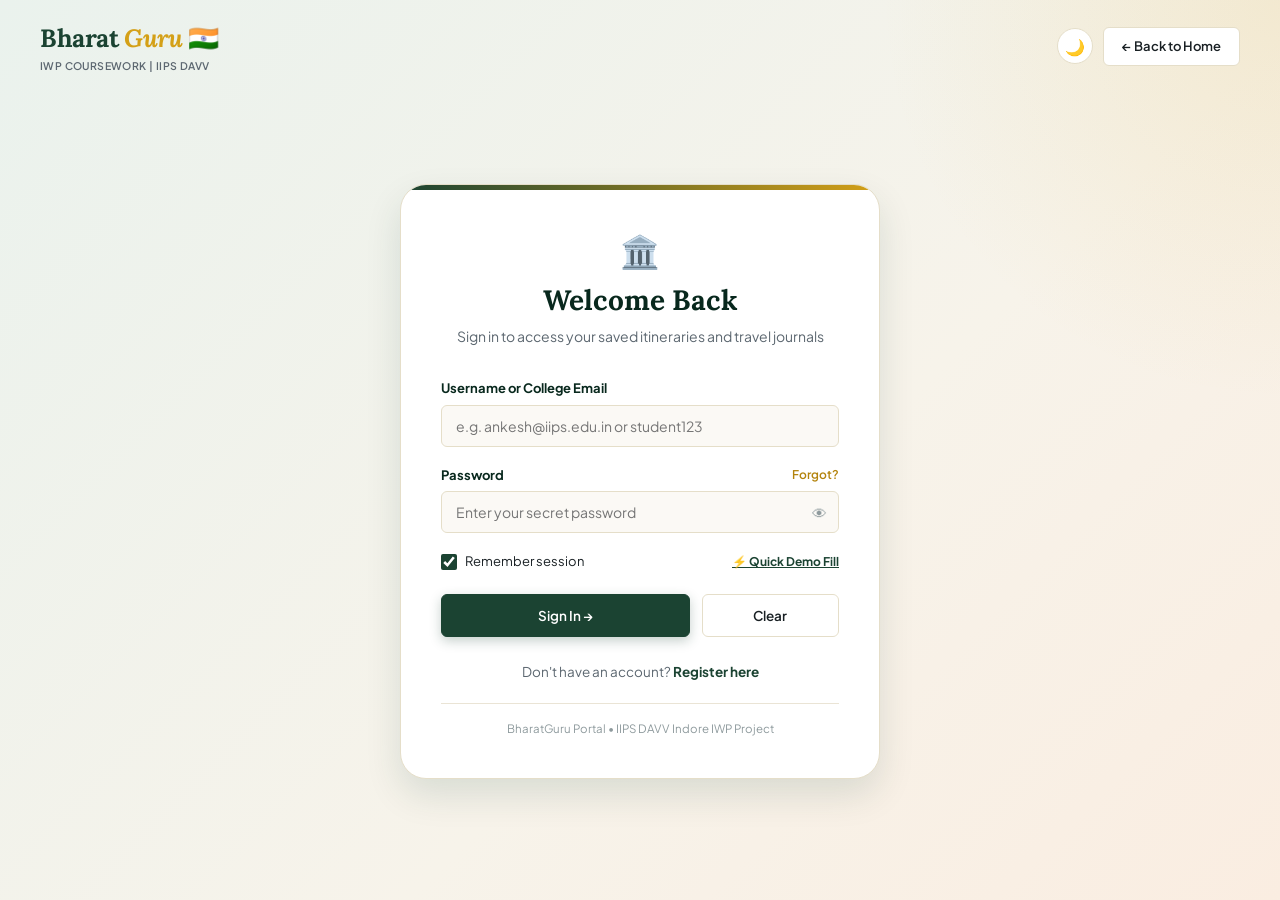
<file: login.html>
<!DOCTYPE html>
<html lang="en">
<head>
  <meta charset="UTF-8" />
  <meta name="viewport" content="width=device-width, initial-scale=1.0" />
  <title>Login | BharatGuru India Travel</title>
  <link rel="icon" type="image/png" href="Fevicon.png" />
  <link rel="stylesheet" href="style.css" />
</head>
<body class="auth-page">

  <!-- Auth Navbar -->
  <nav class="auth-nav">
    <a href="index.html" class="brand-wrapper">
      <div class="MainLogo">Bharat<span class="accent">Guru</span> 🇮🇳</div>
      <div class="sub-txt">IWP Coursework | IIPS DAVV</div>
    </a>
    <div style="display: flex; align-items: center; gap: 10px;">
      <button id="themeToggleBtn" class="theme-toggle-btn" onclick="toggleTheme()" title="Toggle Dark/Light Mode">🌙</button>
      <a href="index.html" class="btn btn-outline" style="font-size: 13px;">← Back to Home</a>
    </div>
  </nav>

  <!-- Login Main Container -->
  <main class="auth-container">
    <div class="auth-card">
      <div class="auth-header">
        <div style="font-size: 32px; margin-bottom: 8px;">🏛️</div>
        <h2>Welcome Back</h2>
        <p>Sign in to access your saved itineraries and travel journals</p>
      </div>

      <form id="loginForm" action="login_process.php" method="POST" onsubmit="return handleLogin(event)">
        <!-- Username / Email -->
        <div class="form-group" style="margin-bottom: 18px;">
          <label class="form-label" for="loginUser">Username or College Email</label>
          <input 
            type="text" 
            id="loginUser" 
            name="username" 
            class="form-control" 
            placeholder="e.g. ankesh@iips.edu.in or student123" 
            required 
            autocomplete="username"
          />
        </div>

        <!-- Password with toggle -->
        <div class="form-group" style="margin-bottom: 18px;">
          <div style="display: flex; justify-content: space-between; align-items: center;">
            <label class="form-label" for="loginPassword">Password</label>
            <a href="javascript:void(0)" onclick="showToast('Password reset link sent to your registered email.', 'success')" style="font-size: 12px; color: var(--goldy-dark); font-weight: 600;">Forgot?</a>
          </div>
          <div class="input-icon-wrap">
            <input 
              type="password" 
              id="loginPassword" 
              name="password" 
              class="form-control" 
              placeholder="Enter your secret password" 
              required 
              autocomplete="current-password"
            />
            <button type="button" class="password-toggle" onclick="togglePasswordVisibility('loginPassword', this)" title="Show/Hide Password">👁</button>
          </div>
        </div>

        <!-- Remember Me & Demo Login Helper -->
        <div style="display: flex; align-items: center; justify-content: space-between; margin-bottom: 22px; flex-wrap: wrap; gap: 8px;">
          <label style="display: flex; align-items: center; gap: 8px; font-size: 13px; cursor: pointer; color: var(--text-main);">
            <input type="checkbox" name="remember" checked style="accent-color: var(--p-green); width: 16px; height: 16px;">
            Remember session
          </label>
          <button type="button" onclick="fillDemoUser()" style="background: none; border: none; color: var(--p-green); font-size: 12px; font-weight: 700; cursor: pointer; text-decoration: underline;">
            ⚡ Quick Demo Fill
          </button>
        </div>

        <!-- Form Actions -->
        <div style="display: flex; gap: 12px;">
          <button type="submit" class="btn btn-primary" style="flex: 2; padding: 12px;">
            Sign In →
          </button>
          <button type="reset" class="btn btn-outline" style="flex: 1; padding: 12px;">
            Clear
          </button>
        </div>
      </form>

      <div class="auth-footer">
        Don't have an account? <a href="registationform.html">Register here</a>
      </div>

      <div style="text-align: center; margin-top: 20px; padding-top: 16px; border-top: 1px solid var(--border-subtle); font-size: 11.5px; color: var(--text-light);">
        BharatGuru Portal • IIPS DAVV Indore IWP Project
      </div>
    </div>
  </main>

  <script src="script.js"></script>
  <script>
    function togglePasswordVisibility(inputId, btn) {
      const input = document.getElementById(inputId);
      if (input.type === 'password') {
        input.type = 'text';
        btn.textContent = '🙈';
      } else {
        input.type = 'password';
        btn.textContent = '👁';
      }
    }

    function fillDemoUser() {
      document.getElementById('loginUser').value = 'Ankesh (IIPS DAVV)';
      document.getElementById('loginPassword').value = 'BharatGuru@2026';
      showToast('Demo student credentials filled!', 'success');
    }

    function handleLogin(e) {
      const user = document.getElementById('loginUser').value.trim();
      const pass = document.getElementById('loginPassword').value.trim();

      if (user && pass) {
        localStorage.setItem('bharatguru_current_user', user);

        // If hosted on a web server (e.g. XAMPP localhost), allow native POST to login_process.php
        if (window.location.protocol.startsWith('http')) {
          return true; // proceed to PHP backend
        } else {
          // Offline file:// fallback
          e.preventDefault();
          showToast(`Welcome back, ${user}! Redirecting to home...`, 'success');
          setTimeout(() => {
            window.location.href = 'index.html';
          }, 1200);
          return false;
        }
      } else {
        e.preventDefault();
        showToast('Please enter both username and password.', 'error');
        return false;
      }
    }
  </script>
</body>
</html>
</file>
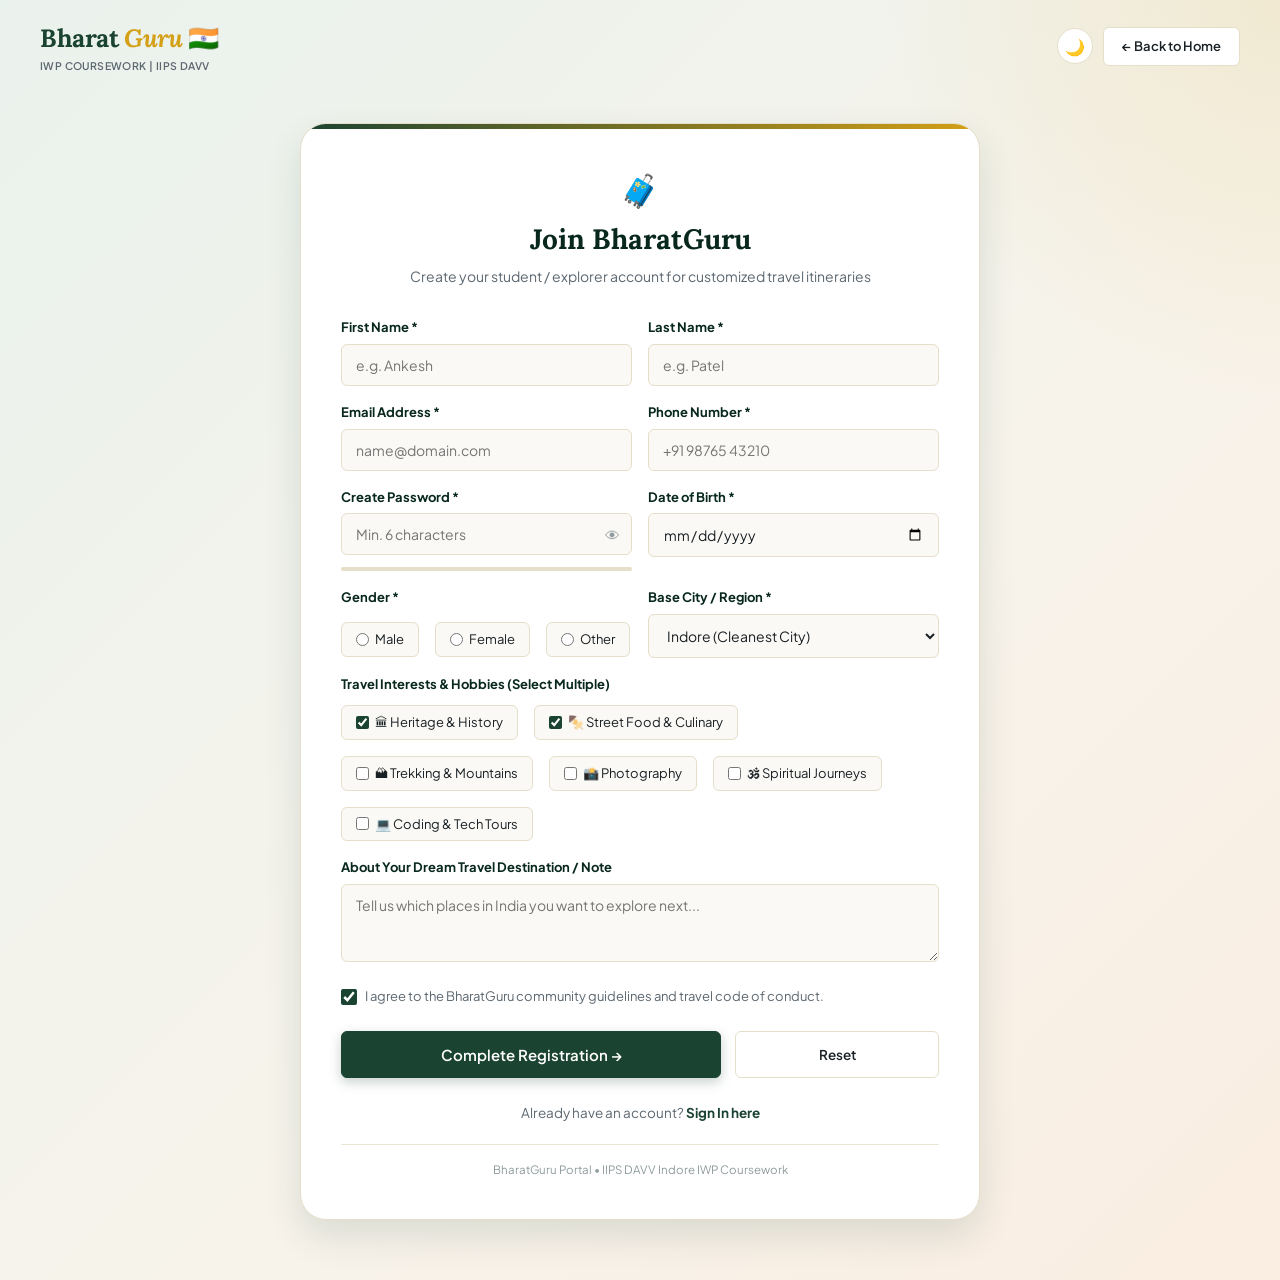
<file: registationform.html>
<!DOCTYPE html>
<html lang="en">
<head>
  <meta charset="UTF-8" />
  <meta name="viewport" content="width=device-width, initial-scale=1.0" />
  <title>Student & Traveler Registration | BharatGuru</title>
  <link rel="icon" type="image/png" href="Fevicon.png" />
  <link rel="stylesheet" href="style.css" />
  <style>
    .strength-meter {
      height: 4px;
      width: 100%;
      background: var(--border-color);
      border-radius: 2px;
      margin-top: 6px;
      overflow: hidden;
    }
    .strength-bar {
      height: 100%;
      width: 0%;
      transition: width 0.3s ease, background 0.3s ease;
    }
  </style>
</head>
<body class="auth-page">

  <!-- Auth Navbar -->
  <nav class="auth-nav">
    <a href="index.html" class="brand-wrapper">
      <div class="MainLogo">Bharat<span class="accent">Guru</span> 🇮🇳</div>
      <div class="sub-txt">IWP Coursework | IIPS DAVV</div>
    </a>
    <div style="display: flex; align-items: center; gap: 10px;">
      <button id="themeToggleBtn" class="theme-toggle-btn" onclick="toggleTheme()" title="Toggle Dark/Light Mode">🌙</button>
      <a href="index.html" class="btn btn-outline" style="font-size: 13px;">← Back to Home</a>
    </div>
  </nav>

  <!-- Registration Main Container -->
  <main class="auth-container">
    <div class="auth-card wide">
      <div class="auth-header">
        <div style="font-size: 32px; margin-bottom: 8px;">🧳</div>
        <h2>Join BharatGuru</h2>
        <p>Create your student / explorer account for customized travel itineraries</p>
      </div>

      <form id="regForm" action="register_process.php" method="POST" onsubmit="return handleRegistration(event)">
        <!-- 1. Personal Info -->
        <div class="form-row-2" style="margin-bottom: 16px;">
          <div class="form-group">
            <label class="form-label" for="fname">First Name *</label>
            <input type="text" id="fname" name="fname" class="form-control" placeholder="e.g. Ankesh" required />
          </div>
          <div class="form-group">
            <label class="form-label" for="lname">Last Name *</label>
            <input type="text" id="lname" name="lname" class="form-control" placeholder="e.g. Patel" required />
          </div>
        </div>

        <div class="form-row-2" style="margin-bottom: 16px;">
          <div class="form-group">
            <label class="form-label" for="email">Email Address *</label>
            <input type="email" id="email" name="email" class="form-control" placeholder="name@domain.com" required />
          </div>
          <div class="form-group">
            <label class="form-label" for="phone">Phone Number *</label>
            <input type="tel" id="phone" name="phone" class="form-control" placeholder="+91 98765 43210" pattern="[0-9+ -]{10,15}" required />
          </div>
        </div>

        <!-- 2. Security & Demographics -->
        <div class="form-row-2" style="margin-bottom: 16px;">
          <div class="form-group">
            <label class="form-label" for="password">Create Password *</label>
            <div class="input-icon-wrap">
              <input type="password" id="password" name="password" class="form-control" placeholder="Min. 6 characters" required oninput="checkStrength(this.value)" />
              <button type="button" class="password-toggle" onclick="togglePasswordVisibility('password', this)">👁</button>
            </div>
            <div class="strength-meter">
              <div id="strengthBar" class="strength-bar"></div>
            </div>
          </div>

          <div class="form-group">
            <label class="form-label" for="dob">Date of Birth *</label>
            <input type="date" id="dob" name="dob" class="form-control" required />
          </div>
        </div>

        <!-- 3. Gender & City -->
        <div class="form-row-2" style="margin-bottom: 16px;">
          <div class="form-group">
            <label class="form-label">Gender *</label>
            <div class="radio-group" style="margin-top: 8px;">
              <label class="custom-chip">
                <input type="radio" name="gender" value="male" required /> Male
              </label>
              <label class="custom-chip">
                <input type="radio" name="gender" value="female" /> Female
              </label>
              <label class="custom-chip">
                <input type="radio" name="gender" value="other" /> Other
              </label>
            </div>
          </div>

          <div class="form-group">
            <label class="form-label" for="city">Base City / Region *</label>
            <select id="city" name="city" class="form-control" required>
              <option value="">-- Select Your City --</option>
              <optgroup label="Madhya Pradesh (MP)">
                <option value="Indore" selected>Indore (Cleanest City)</option>
                <option value="Bhopal">Bhopal (City of Lakes)</option>
                <option value="Ujjain">Ujjain (Mahakal City)</option>
                <option value="Gwalior">Gwalior</option>
                <option value="Jabalpur">Jabalpur</option>
              </optgroup>
              <optgroup label="Other Metros & Major Hubs">
                <option value="Delhi">Delhi / NCR</option>
                <option value="Mumbai">Mumbai</option>
                <option value="Jaipur">Jaipur</option>
                <option value="Bengaluru">Bengaluru</option>
                <option value="Kolkata">Kolkata</option>
                <option value="Ahmedabad">Ahmedabad</option>
              </optgroup>
            </select>
          </div>
        </div>

        <!-- 4. Travel Interests / Hobbies -->
        <div class="form-group" style="margin-bottom: 16px;">
          <label class="form-label">Travel Interests & Hobbies (Select Multiple)</label>
          <div class="checkbox-group">
            <label class="custom-chip">
              <input type="checkbox" name="hobby" value="heritage" checked /> 🏛 Heritage & History
            </label>
            <label class="custom-chip">
              <input type="checkbox" name="hobby" value="food" checked /> 🍢 Street Food & Culinary
            </label>
            <label class="custom-chip">
              <input type="checkbox" name="hobby" value="trekking" /> 🏔 Trekking & Mountains
            </label>
            <label class="custom-chip">
              <input type="checkbox" name="hobby" value="photography" /> 📸 Photography
            </label>
            <label class="custom-chip">
              <input type="checkbox" name="hobby" value="spiritual" /> 🕉 Spiritual Journeys
            </label>
            <label class="custom-chip">
              <input type="checkbox" name="hobby" value="coding" /> 💻 Coding & Tech Tours
            </label>
          </div>
        </div>

        <!-- 5. Message / Bio -->
        <div class="form-group" style="margin-bottom: 24px;">
          <label class="form-label" for="message">About Your Dream Travel Destination / Note</label>
          <textarea id="message" name="message" class="form-control" rows="3" placeholder="Tell us which places in India you want to explore next..."></textarea>
        </div>

        <!-- Agreement -->
        <div style="margin-bottom: 24px;">
          <label style="display: flex; align-items: center; gap: 8px; font-size: 13px; color: var(--text-muted); cursor: pointer;">
            <input type="checkbox" required checked style="accent-color: var(--p-green); width: 16px; height: 16px;">
            I agree to the BharatGuru community guidelines and travel code of conduct.
          </label>
        </div>

        <!-- Submit & Reset -->
        <div style="display: flex; gap: 14px;">
          <button type="submit" class="btn btn-primary" style="flex: 2; padding: 13px; font-size: 15px;">
            Complete Registration →
          </button>
          <button type="reset" class="btn btn-outline" style="flex: 1; padding: 13px;" onclick="resetStrength()">
            Reset
          </button>
        </div>
      </form>

      <div class="auth-footer">
        Already have an account? <a href="login.html">Sign In here</a>
      </div>

      <div style="text-align: center; margin-top: 20px; padding-top: 16px; border-top: 1px solid var(--border-subtle); font-size: 11.5px; color: var(--text-light);">
        BharatGuru Portal • IIPS DAVV Indore IWP Coursework
      </div>
    </div>
  </main>

  <script src="script.js"></script>
  <script>
    function togglePasswordVisibility(inputId, btn) {
      const input = document.getElementById(inputId);
      if (input.type === 'password') {
        input.type = 'text';
        btn.textContent = '🙈';
      } else {
        input.type = 'password';
        btn.textContent = '👁';
      }
    }

    function checkStrength(val) {
      const bar = document.getElementById('strengthBar');
      if (!val) {
        bar.style.width = '0%';
        return;
      }
      if (val.length < 6) {
        bar.style.width = '30%';
        bar.style.background = '#e53e3e';
      } else if (val.length < 10) {
        bar.style.width = '65%';
        bar.style.background = '#d4a017';
      } else {
        bar.style.width = '100%';
        bar.style.background = '#2d6a4f';
      }
    }

    function resetStrength() {
      document.getElementById('strengthBar').style.width = '0%';
    }

    function handleRegistration(e) {
      const fname = document.getElementById('fname').value.trim();
      const lname = document.getElementById('lname').value.trim();
      const fullName = `${fname} ${lname}`;
      localStorage.setItem('bharatguru_current_user', fullName);

      // If running on a web server (e.g. XAMPP localhost), allow native POST to register_process.php
      if (window.location.protocol.startsWith('http')) {
        return true; // proceed to PHP backend
      } else {
        // Offline file:// fallback
        e.preventDefault();
        showToast(`Welcome to BharatGuru, ${fullName}! Account saved to local session.`, 'success');
        setTimeout(() => {
          window.location.href = 'index.html';
        }, 1500);
        return false;
      }
    }
  </script>
</body>
</html>
</file>
<file: style.css>
/* ==========================================================================
   BharatGuru - Next-Gen India Travel Design System
   Coursework: IWP Coursework | IIPS DAVV Indore
   Author: Ankesh
   ========================================================================== */

@import url('https://fonts.googleapis.com/css2?family=Lora:ital,wght@0,400;0,500;0,600;0,700;1,400;1,600&family=Outfit:wght@400;500;600;700;800;900&family=Plus+Jakarta+Sans:wght@300;400;500;600;700;800&display=swap');

/* Default Light Theme Variables */
:root {
  --p-green-900: #08281d;
  --p-green-800: #0c3b2e;
  --p-green: #1b4332;
  --p-green-600: #2d6a4f;
  --p-green-500: #40916c;
  --p-green-100: #d8f3dc;
  --p-green-50: #f0f9f4;

  --goldy: #d4a017;
  --goldy-light: #f3c64c;
  --goldy-dark: #b3830c;
  --goldy-soft: #fef9e7;
  --goldy-border: #f1df9a;

  --saffron: #ff6b35;
  --terracotta: #c85a32;

  --bg-sand: #fbf9f5;
  --bg-sand-dark: #f3ede2;
  --card-bg: #ffffff;
  --text-main: #192024;
  --text-muted: #5c6770;
  --text-light: #8e9a9d;
  --border-color: #e5dec9;
  --border-subtle: #eae4d5;
  --navbar-bg: rgba(255, 255, 255, 0.94);
  --hero-bg: linear-gradient(135deg, #eaf2ed 0%, #f7f3ea 60%, #faede1 100%);
  --modal-bg: #ffffff;

  --shadow-sm: 0 2px 6px rgba(12, 59, 46, 0.05);
  --shadow-md: 0 8px 24px rgba(12, 59, 46, 0.08);
  --shadow-lg: 0 16px 36px rgba(12, 59, 46, 0.12);
  --shadow-hover: 0 20px 40px rgba(12, 59, 46, 0.16);

  --transition-fast: 0.2s cubic-bezier(0.4, 0, 0.2, 1);
  --transition-smooth: 0.35s cubic-bezier(0.4, 0, 0.2, 1);

  --radius-sm: 6px;
  --radius-md: 12px;
  --radius-lg: 18px;
  --radius-xl: 26px;
  --radius-full: 9999px;
}

/* Dark / Heritage Mode Theme */
[data-theme="dark"] {
  --p-green-900: #ecfdf5;
  --p-green-800: #a7f3d0;
  --p-green: #34d399;
  --p-green-600: #10b981;
  --p-green-500: #059669;
  --p-green-100: #064e3b;
  --p-green-50: #0b2e24;

  --goldy: #f3c64c;
  --goldy-light: #fde68a;
  --goldy-dark: #d97706;
  --goldy-soft: #1e1b13;
  --goldy-border: #78350f;

  --bg-sand: #0c1210;
  --bg-sand-dark: #121a17;
  --card-bg: #16221e;
  --text-main: #f3f4f6;
  --text-muted: #9ca3af;
  --text-light: #6b7280;
  --border-color: #243630;
  --border-subtle: #1e2c27;
  --navbar-bg: rgba(12, 18, 16, 0.94);
  --hero-bg: linear-gradient(135deg, #091310 0%, #12211c 60%, #192722 100%);
  --modal-bg: #16221e;

  --shadow-sm: 0 2px 6px rgba(0, 0, 0, 0.3);
  --shadow-md: 0 8px 24px rgba(0, 0, 0, 0.4);
  --shadow-lg: 0 16px 36px rgba(0, 0, 0, 0.5);
  --shadow-hover: 0 20px 40px rgba(0, 0, 0, 0.6);
}

/* Base Reset */
*, *::before, *::after {
  box-sizing: border-box;
  margin: 0;
  padding: 0;
}

html {
  scroll-behavior: smooth;
  font-size: 16px;
}

body {
  font-family: 'Plus Jakarta Sans', -apple-system, BlinkMacSystemFont, sans-serif;
  background-color: var(--bg-sand);
  color: var(--text-main);
  line-height: 1.6;
  min-height: 100vh;
  display: flex;
  flex-direction: column;
  overflow-x: hidden;
  transition: background-color var(--transition-smooth), color var(--transition-smooth);
}

h1, h2, h3, h4, .font-serif {
  font-family: 'Lora', Georgia, serif;
  color: var(--p-green-900);
}

h1, h2 {
  line-height: 1.2;
}

a {
  color: inherit;
  text-decoration: none;
  transition: var(--transition-fast);
}

img {
  max-width: 100%;
  display: block;
}

button, input, select, textarea {
  font-family: inherit;
}

.container {
  width: 100%;
  max-width: 1240px;
  margin: 0 auto;
  padding: 0 24px;
}

/* ==========================================================================
   Header & Navigation
   ========================================================================== */
.top_Header {
  position: sticky;
  top: 0;
  z-index: 1000;
  background: var(--navbar-bg);
  backdrop-filter: blur(14px);
  -webkit-backdrop-filter: blur(14px);
  border-bottom: 1px solid var(--border-color);
  transition: var(--transition-fast);
}

.nav-container {
  display: flex;
  align-items: center;
  justify-content: space-between;
  padding: 12px 24px;
  max-width: 1280px;
  margin: 0 auto;
  gap: 16px;
}

.brand-wrapper {
  display: flex;
  flex-direction: column;
}

.MainLogo {
  font-family: 'Lora', serif;
  font-size: 25px;
  font-weight: 700;
  color: var(--p-green);
  letter-spacing: -0.5px;
  display: flex;
  align-items: center;
  gap: 6px;
}

.MainLogo span.accent {
  color: var(--goldy);
  font-style: italic;
}

.sub-txt {
  font-size: 10.5px;
  font-weight: 600;
  color: var(--text-muted);
  letter-spacing: 0.4px;
  text-transform: uppercase;
}

.nav-menu {
  display: flex;
  align-items: center;
  list-style: none;
  gap: 22px;
}

.nav-link {
  font-size: 13.5px;
  font-weight: 600;
  color: var(--text-main);
  padding: 6px 2px;
  position: relative;
}

.nav-link:hover, .nav-link.active {
  color: var(--p-green);
}

.nav-link::after {
  content: '';
  position: absolute;
  bottom: 0;
  left: 0;
  width: 0;
  height: 2px;
  background: var(--goldy);
  transition: width var(--transition-fast);
}

.nav-link:hover::after, .nav-link.active::after {
  width: 100%;
}

.nav-actions {
  display: flex;
  align-items: center;
  gap: 10px;
}

/* Theme Toggle Button */
.theme-toggle-btn {
  background: var(--card-bg);
  border: 1px solid var(--border-color);
  color: var(--text-main);
  width: 36px;
  height: 36px;
  border-radius: 50%;
  display: flex;
  align-items: center;
  justify-content: center;
  font-size: 16px;
  cursor: pointer;
  transition: var(--transition-fast);
}

.theme-toggle-btn:hover {
  border-color: var(--goldy);
  transform: rotate(20deg);
}

/* Wishlist Trigger Button */
.wishlist-btn-nav {
  background: var(--card-bg);
  border: 1px solid var(--border-color);
  color: var(--text-main);
  padding: 7px 12px;
  border-radius: var(--radius-full);
  display: flex;
  align-items: center;
  gap: 6px;
  font-size: 13px;
  font-weight: 700;
  cursor: pointer;
  transition: var(--transition-fast);
  position: relative;
}

.wishlist-btn-nav:hover {
  border-color: #e53e3e;
  color: #e53e3e;
}

.wishlist-badge {
  background: #e53e3e;
  color: #ffffff;
  font-size: 10.5px;
  font-weight: 800;
  padding: 1px 6px;
  border-radius: var(--radius-full);
}

/* User Profile Badge */
.user-badge {
  display: flex;
  align-items: center;
  gap: 8px;
  background: var(--p-green-50);
  border: 1px solid var(--p-green-600);
  padding: 6px 12px;
  border-radius: var(--radius-full);
  font-size: 13px;
  font-weight: 700;
  color: var(--p-green-900);
}

.logout-link {
  color: var(--goldy-dark);
  cursor: pointer;
  font-size: 11px;
  text-decoration: underline;
  margin-left: 4px;
}

.btn {
  display: inline-flex;
  align-items: center;
  justify-content: center;
  gap: 8px;
  font-size: 13.5px;
  font-weight: 600;
  padding: 8px 18px;
  border-radius: var(--radius-sm);
  border: 1px solid transparent;
  cursor: pointer;
  transition: var(--transition-fast);
  text-decoration: none;
  white-space: nowrap;
}

.btn-ghost {
  color: var(--p-green);
  background: transparent;
}

.btn-ghost:hover {
  background: var(--p-green-50);
  color: var(--p-green-800);
}

.btn-primary {
  background: var(--p-green);
  color: #ffffff;
  border-color: var(--p-green);
  box-shadow: 0 4px 12px rgba(27, 67, 50, 0.25);
}

.btn-primary:hover {
  background: var(--p-green-600);
  transform: translateY(-1px);
}

.btn-gold {
  background: var(--goldy);
  color: #ffffff;
  border-color: var(--goldy);
}

.btn-gold:hover {
  background: var(--goldy-dark);
}

.btn-outline {
  border-color: var(--border-color);
  background: var(--card-bg);
  color: var(--text-main);
}

.btn-outline:hover {
  border-color: var(--p-green);
  color: var(--p-green);
}

.mobile-toggle {
  display: none;
  background: none;
  border: none;
  font-size: 22px;
  color: var(--p-green);
  cursor: pointer;
}

/* ==========================================================================
   Live Climate & Weather Bar
   ========================================================================== */
.weather-ticker-bar {
  background: var(--card-bg);
  border-bottom: 1px solid var(--border-subtle);
  padding: 8px 0;
  font-size: 12.5px;
  overflow-x: auto;
  white-space: nowrap;
}

.weather-scroll {
  display: flex;
  align-items: center;
  gap: 20px;
}

.weather-chip {
  display: inline-flex;
  align-items: center;
  gap: 6px;
  padding: 4px 12px;
  background: var(--bg-sand);
  border: 1px solid var(--border-color);
  border-radius: var(--radius-full);
  color: var(--text-main);
  font-weight: 600;
}

.weather-chip .city {
  color: var(--p-green);
  font-weight: 700;
}

/* ==========================================================================
   Hero Section & Voice Search
   ========================================================================== */
.Hero_Area {
  position: relative;
  padding: 75px 24px 70px;
  background: var(--hero-bg);
  border-bottom: 1px solid var(--border-color);
  overflow: hidden;
}

.Hero_Area::before {
  content: 'BHARAT GURU';
  position: absolute;
  right: -30px;
  top: 10px;
  font-family: 'Lora', serif;
  font-size: clamp(80px, 14vw, 190px);
  font-weight: 800;
  opacity: 0.04;
  color: var(--p-green);
  pointer-events: none;
  user-select: none;
  line-height: 1;
}

.hero-content {
  max-width: 840px;
  position: relative;
  z-index: 2;
}

.yellow-pill {
  display: inline-flex;
  align-items: center;
  gap: 6px;
  background: var(--goldy);
  color: #ffffff;
  padding: 4px 14px;
  font-size: 11px;
  font-weight: 700;
  letter-spacing: 1.2px;
  text-transform: uppercase;
  border-radius: var(--radius-full);
  box-shadow: 0 2px 8px rgba(212, 160, 23, 0.3);
  margin-bottom: 18px;
}

.Hero_Area h1 {
  font-size: clamp(34px, 5.5vw, 62px);
  font-weight: 700;
  margin-bottom: 18px;
  color: var(--p-green-900);
}

.Hero_Area h1 i {
  color: var(--p-green);
  font-style: italic;
  position: relative;
}

.Hero_Area p.hero-desc {
  font-size: clamp(15px, 2vw, 17.5px);
  color: var(--text-muted);
  max-width: 600px;
  margin-bottom: 30px;
}

.search-container {
  max-width: 650px;
  margin-bottom: 24px;
}

.search_wrap {
  display: flex;
  background: var(--card-bg);
  border: 2px solid var(--p-green-600);
  border-radius: var(--radius-md);
  overflow: hidden;
  box-shadow: var(--shadow-md);
  transition: var(--transition-fast);
}

.search_wrap:focus-within {
  border-color: var(--goldy);
  box-shadow: 0 0 0 4px rgba(212, 160, 23, 0.2);
}

.search_wrap .search-icon {
  display: flex;
  align-items: center;
  padding-left: 16px;
  color: var(--text-light);
  font-size: 18px;
}

.search_wrap input {
  border: none;
  padding: 14px 14px;
  width: 100%;
  font-size: 15px;
  outline: none;
  background: transparent;
  color: var(--text-main);
}

.btn-mic {
  background: transparent;
  border: none;
  padding: 0 12px;
  font-size: 18px;
  color: var(--text-muted);
  cursor: pointer;
  display: flex;
  align-items: center;
  justify-content: center;
  transition: var(--transition-fast);
}

.btn-mic:hover, .btn-mic.listening {
  color: #e53e3e;
  animation: pulse 1.2s infinite;
}

@keyframes pulse {
  0% { transform: scale(1); }
  50% { transform: scale(1.2); }
  100% { transform: scale(1); }
}

.search_wrap .search-actions {
  display: flex;
}

.search_wrap button.btn-search {
  background: var(--p-green);
  color: #ffffff;
  border: none;
  padding: 0 20px;
  font-weight: 700;
  font-size: 13px;
  letter-spacing: 0.5px;
  cursor: pointer;
  transition: var(--transition-fast);
  white-space: nowrap;
}

.search_wrap button.btn-search:hover {
  background: var(--p-green-600);
}

.search_wrap button.btn-google {
  background: var(--goldy);
  color: #ffffff;
  border: none;
  padding: 0 14px;
  font-size: 13px;
  cursor: pointer;
  display: flex;
  align-items: center;
  gap: 4px;
  transition: var(--transition-fast);
}

.category-filter {
  display: flex;
  flex-wrap: wrap;
  gap: 8px;
  margin-top: 14px;
}

.cat-btn {
  background: var(--card-bg);
  border: 1px solid var(--border-color);
  color: var(--text-main);
  padding: 6px 14px;
  font-size: 12px;
  font-weight: 600;
  border-radius: var(--radius-full);
  cursor: pointer;
  transition: var(--transition-fast);
}

.cat-btn:hover {
  border-color: var(--p-green);
  color: var(--p-green);
}

.cat-btn.active {
  background: var(--p-green);
  color: #ffffff;
  border-color: var(--p-green);
  box-shadow: var(--shadow-sm);
}

.hero-stats {
  display: flex;
  flex-wrap: wrap;
  gap: 28px;
  margin-top: 36px;
  padding-top: 22px;
  border-top: 1px solid var(--border-color);
}

.stat-item {
  display: flex;
  flex-direction: column;
}

.stat-number {
  font-family: 'Outfit', sans-serif;
  font-size: 26px;
  font-weight: 800;
  color: var(--p-green);
  line-height: 1;
}

.stat-label {
  font-size: 12px;
  font-weight: 500;
  color: var(--text-muted);
  margin-top: 4px;
}

/* ==========================================================================
   Section Layouts
   ========================================================================== */
.section {
  padding: 70px 0;
}

.section-alt {
  background-color: var(--bg-sand-dark);
  border-top: 1px solid var(--border-color);
  border-bottom: 1px solid var(--border-color);
}

.section-header {
  margin-bottom: 38px;
  display: flex;
  flex-direction: column;
  gap: 8px;
}

.section-header.text-center {
  text-align: center;
  align-items: center;
}

.section-pill {
  font-size: 11px;
  font-weight: 700;
  color: var(--goldy-dark);
  text-transform: uppercase;
  letter-spacing: 1.5px;
}

.section-title {
  font-size: clamp(26px, 3.5vw, 36px);
  position: relative;
  display: inline-block;
}

.section-title.underline-gold::after {
  content: '';
  position: absolute;
  left: 0;
  bottom: -6px;
  width: 60px;
  height: 3px;
  background: var(--goldy);
  border-radius: 2px;
}

.section-subtitle {
  font-size: 15px;
  color: var(--text-muted);
  max-width: 640px;
}

/* ==========================================================================
   Destinations Grid & Wishlist Heart
   ========================================================================== */
.destinations-grid {
  display: grid;
  grid-template-columns: repeat(auto-fill, minmax(320px, 1fr));
  gap: 28px;
}

.destination-card {
  background: var(--card-bg);
  border-radius: var(--radius-md);
  border: 1px solid var(--border-subtle);
  overflow: hidden;
  box-shadow: var(--shadow-sm);
  transition: var(--transition-smooth);
  display: flex;
  flex-direction: column;
  position: relative;
}

.destination-card:hover {
  transform: translateY(-6px);
  box-shadow: var(--shadow-hover);
  border-color: var(--border-color);
}

.card-image-wrap {
  position: relative;
  width: 100%;
  height: 220px;
  overflow: hidden;
  background-color: #1a2621;
}

.card-image-wrap img {
  width: 100%;
  height: 100%;
  object-fit: cover;
  transition: transform 0.6s ease;
}

.destination-card:hover .card-image-wrap img {
  transform: scale(1.06);
}

.card-badge {
  position: absolute;
  top: 14px;
  left: 14px;
  background: rgba(12, 59, 46, 0.88);
  backdrop-filter: blur(6px);
  color: #ffffff;
  padding: 4px 10px;
  font-size: 11px;
  font-weight: 700;
  border-radius: var(--radius-full);
  text-transform: uppercase;
  letter-spacing: 0.5px;
}

.card-wishlist-btn {
  position: absolute;
  top: 14px;
  right: 14px;
  background: rgba(255, 255, 255, 0.92);
  border: none;
  width: 34px;
  height: 34px;
  border-radius: 50%;
  cursor: pointer;
  display: flex;
  align-items: center;
  justify-content: center;
  font-size: 16px;
  box-shadow: var(--shadow-sm);
  transition: var(--transition-fast);
}

[data-theme="dark"] .card-wishlist-btn {
  background: rgba(22, 34, 30, 0.92);
}

.card-wishlist-btn:hover, .card-wishlist-btn.active {
  transform: scale(1.15);
  color: #e53e3e;
}

.card-body {
  padding: 22px;
  display: flex;
  flex-direction: column;
  flex-grow: 1;
}

.card-location {
  font-size: 12px;
  font-weight: 600;
  color: var(--goldy-dark);
  text-transform: uppercase;
  letter-spacing: 0.5px;
  margin-bottom: 6px;
  display: flex;
  align-items: center;
  gap: 4px;
}

.card-title {
  font-size: 20px;
  font-weight: 700;
  margin-bottom: 8px;
  color: var(--p-green-900);
}

.card-desc {
  font-size: 13.5px;
  color: var(--text-muted);
  line-height: 1.5;
  margin-bottom: 18px;
  flex-grow: 1;
}

.card-footer {
  display: flex;
  align-items: center;
  justify-content: space-between;
  padding-top: 14px;
  border-top: 1px solid var(--border-subtle);
}

.card-tag {
  font-size: 11.5px;
  color: var(--text-muted);
  background: var(--bg-sand);
  padding: 3px 8px;
  border-radius: var(--radius-sm);
}

.card-btn {
  font-size: 12.5px;
  font-weight: 700;
  color: var(--p-green);
  cursor: pointer;
  background: none;
  border: none;
  display: flex;
  align-items: center;
  gap: 4px;
  transition: var(--transition-fast);
}

.card-btn:hover {
  color: var(--goldy-dark);
  transform: translateX(3px);
}

/* ==========================================================================
   Spotlight Section (Indore & MP)
   ========================================================================== */
.spotlight-banner {
  background: linear-gradient(135deg, #06231b 0%, #104130 100%);
  border-radius: var(--radius-xl);
  color: #ffffff;
  padding: 44px;
  position: relative;
  overflow: hidden;
  box-shadow: var(--shadow-lg);
}

.spotlight-banner::after {
  content: 'INDORE';
  position: absolute;
  right: -20px;
  bottom: -20px;
  font-family: 'Outfit', sans-serif;
  font-size: 140px;
  font-weight: 900;
  opacity: 0.04;
  color: #ffffff;
  pointer-events: none;
}

.spotlight-banner h2 {
  color: #ffffff;
  font-size: clamp(24px, 3.5vw, 34px);
  margin-bottom: 12px;
}

.spotlight-banner p {
  color: rgba(255, 255, 255, 0.85);
  font-size: 15px;
  max-width: 650px;
  margin-bottom: 28px;
}

.spotlight-grid {
  display: grid;
  grid-template-columns: repeat(auto-fit, minmax(240px, 1fr));
  gap: 18px;
}

.spotlight-card {
  background: rgba(255, 255, 255, 0.08);
  border: 1px solid rgba(255, 255, 255, 0.15);
  backdrop-filter: blur(10px);
  padding: 18px;
  border-radius: var(--radius-md);
  transition: var(--transition-fast);
}

.spotlight-card:hover {
  background: rgba(255, 255, 255, 0.14);
  transform: translateY(-3px);
}

.spotlight-icon {
  font-size: 24px;
  margin-bottom: 8px;
}

.spotlight-card h4 {
  color: var(--goldy-light);
  font-size: 16px;
  margin-bottom: 6px;
}

.spotlight-card p {
  color: rgba(255, 255, 255, 0.75);
  font-size: 13px;
  line-height: 1.4;
  margin-bottom: 0;
}

/* ==========================================================================
   AI Day-by-Day Itinerary Builder
   ========================================================================== */
.itinerary-box {
  background: var(--card-bg);
  border-radius: var(--radius-lg);
  border: 1px solid var(--border-color);
  box-shadow: var(--shadow-md);
  padding: 36px;
}

.itinerary-timeline {
  margin-top: 30px;
  display: flex;
  flex-direction: column;
  gap: 20px;
}

.day-schedule-card {
  background: var(--bg-sand);
  border: 1px solid var(--border-color);
  border-radius: var(--radius-md);
  padding: 22px;
  position: relative;
}

.day-badge {
  display: inline-block;
  background: var(--p-green);
  color: #ffffff;
  padding: 4px 12px;
  font-size: 12px;
  font-weight: 800;
  border-radius: var(--radius-sm);
  margin-bottom: 12px;
}

.time-slots-grid {
  display: grid;
  grid-template-columns: repeat(auto-fit, minmax(200px, 1fr));
  gap: 14px;
}

.time-slot {
  background: var(--card-bg);
  padding: 14px;
  border-radius: var(--radius-sm);
  border-left: 3px solid var(--goldy);
}

.time-slot-label {
  font-size: 11px;
  font-weight: 700;
  text-transform: uppercase;
  color: var(--text-muted);
}

.time-slot-title {
  font-size: 13.5px;
  font-weight: 700;
  color: var(--p-green-900);
  margin-top: 2px;
}

.time-slot-desc {
  font-size: 12px;
  color: var(--text-muted);
  margin-top: 4px;
}

/* ==========================================================================
   Travel Vibe Match Quiz
   ========================================================================== */
.quiz-container {
  background: var(--card-bg);
  border-radius: var(--radius-lg);
  border: 1px solid var(--border-color);
  padding: 36px;
  box-shadow: var(--shadow-md);
  text-align: center;
}

.quiz-options {
  display: grid;
  grid-template-columns: repeat(auto-fit, minmax(200px, 1fr));
  gap: 16px;
  margin: 24px 0;
}

.quiz-option-btn {
  background: var(--bg-sand);
  border: 2px solid var(--border-color);
  border-radius: var(--radius-md);
  padding: 20px 14px;
  cursor: pointer;
  transition: var(--transition-fast);
  display: flex;
  flex-direction: column;
  align-items: center;
  gap: 8px;
}

.quiz-option-btn:hover {
  border-color: var(--p-green);
  transform: translateY(-3px);
  background: var(--card-bg);
}

.quiz-option-btn.selected {
  border-color: var(--goldy);
  background: var(--goldy-soft);
}

.quiz-result-card {
  display: none;
  background: var(--p-green-50);
  border: 2px dashed var(--p-green-600);
  border-radius: var(--radius-lg);
  padding: 30px;
  margin-top: 20px;
  animation: fadeIn 0.4s ease;
}

.quiz-result-card.active {
  display: block;
}

/* ==========================================================================
   Slide-out Wishlist Drawer
   ========================================================================== */
.wishlist-drawer {
  position: fixed;
  top: 0;
  right: -420px;
  width: 100%;
  max-width: 400px;
  height: 100vh;
  background: var(--card-bg);
  border-left: 1px solid var(--border-color);
  box-shadow: -10px 0 30px rgba(0, 0, 0, 0.2);
  z-index: 2500;
  display: flex;
  flex-direction: column;
  transition: right 0.35s cubic-bezier(0.4, 0, 0.2, 1);
}

.wishlist-drawer.open {
  right: 0;
}

.wishlist-header {
  padding: 20px 24px;
  border-bottom: 1px solid var(--border-color);
  display: flex;
  align-items: center;
  justify-content: space-between;
}

.wishlist-body {
  padding: 20px 24px;
  overflow-y: auto;
  flex-grow: 1;
  display: flex;
  flex-direction: column;
  gap: 14px;
}

.wishlist-item {
  display: flex;
  align-items: center;
  gap: 12px;
  padding: 10px;
  background: var(--bg-sand);
  border-radius: var(--radius-sm);
  border: 1px solid var(--border-subtle);
}

.wishlist-item img {
  width: 50px;
  height: 50px;
  border-radius: var(--radius-sm);
  object-fit: cover;
}

.wishlist-item-info {
  flex-grow: 1;
}

.wishlist-item-title {
  font-size: 13.5px;
  font-weight: 700;
  color: var(--p-green-900);
}

.wishlist-item-loc {
  font-size: 11px;
  color: var(--text-muted);
}

.wishlist-remove {
  background: none;
  border: none;
  color: #e53e3e;
  cursor: pointer;
  font-size: 16px;
}

/* ==========================================================================
   Portals & Booking Hub
   ========================================================================== */
.portals-grid {
  display: grid;
  grid-template-columns: repeat(auto-fill, minmax(280px, 1fr));
  gap: 20px;
}

.portal-card {
  background: var(--card-bg);
  border: 1px solid var(--border-color);
  border-radius: var(--radius-md);
  padding: 22px;
  transition: var(--transition-smooth);
  display: flex;
  flex-direction: column;
  text-decoration: none;
}

.portal-card:hover {
  transform: translateY(-4px);
  border-color: var(--goldy);
  box-shadow: var(--shadow-md);
}

.portal-tag {
  font-size: 10.5px;
  font-weight: 700;
  text-transform: uppercase;
  color: var(--goldy-dark);
  letter-spacing: 0.8px;
  margin-bottom: 6px;
}

.portal-name {
  font-family: 'Lora', serif;
  font-size: 18px;
  font-weight: 700;
  color: var(--p-green-900);
  margin-bottom: 6px;
  display: flex;
  align-items: center;
  justify-content: space-between;
}

.portal-desc {
  font-size: 13px;
  color: var(--text-muted);
  line-height: 1.4;
}

/* ==========================================================================
   Travel Tips Grid
   ========================================================================== */
.tips-grid {
  display: grid;
  grid-template-columns: repeat(auto-fit, minmax(260px, 1fr));
  gap: 22px;
}

.tip-card {
  background: var(--card-bg);
  border: 1px solid var(--border-subtle);
  border-radius: var(--radius-md);
  padding: 24px;
  border-left: 4px solid var(--goldy);
}

.tip-card h3 {
  font-size: 17px;
  margin-bottom: 8px;
}

.tip-card p {
  font-size: 13.5px;
  color: var(--text-muted);
}

/* ==========================================================================
   Footer
   ========================================================================== */
.footer {
  background: #09120e;
  color: #ffffff;
  padding: 60px 0 24px;
  margin-top: auto;
  border-top: 3px solid var(--goldy);
}

.footer-top {
  display: grid;
  grid-template-columns: 2fr 1fr 1fr 1.5fr;
  gap: 40px;
  margin-bottom: 40px;
}

.footer-brand h3 {
  font-family: 'Lora', serif;
  color: #ffffff;
  font-size: 24px;
  margin-bottom: 10px;
}

.footer-brand p {
  color: #a0aec0;
  font-size: 13.5px;
  max-width: 320px;
  line-height: 1.6;
}

.footer-col h4 {
  color: var(--goldy-light);
  font-size: 15px;
  margin-bottom: 16px;
  font-family: 'Plus Jakarta Sans', sans-serif;
  font-weight: 700;
  text-transform: uppercase;
  letter-spacing: 0.5px;
}

.footer-links {
  list-style: none;
  display: flex;
  flex-direction: column;
  gap: 10px;
}

.footer-links a {
  color: #cbd5e0;
  font-size: 13.5px;
}

.footer-links a:hover {
  color: var(--goldy);
  padding-left: 4px;
}

.footer-bottom {
  padding-top: 24px;
  border-top: 1px solid rgba(255, 255, 255, 0.1);
  display: flex;
  flex-wrap: wrap;
  align-items: center;
  justify-content: space-between;
  gap: 16px;
  font-size: 12.5px;
  color: #a0aec0;
}

.student-credit {
  color: var(--goldy-light);
  font-weight: 600;
}

/* ==========================================================================
   Modal Dialog & Audio Guide Player
   ========================================================================== */
.modal-overlay {
  position: fixed;
  top: 0;
  left: 0;
  width: 100vw;
  height: 100vh;
  background: rgba(4, 18, 13, 0.7);
  backdrop-filter: blur(8px);
  z-index: 2000;
  display: flex;
  align-items: center;
  justify-content: center;
  padding: 20px;
  opacity: 0;
  pointer-events: none;
  transition: opacity 0.3s ease;
}

.modal-overlay.active {
  opacity: 1;
  pointer-events: auto;
}

.modal-card {
  background: var(--modal-bg);
  width: 100%;
  max-width: 640px;
  border-radius: var(--radius-lg);
  overflow: hidden;
  box-shadow: 0 25px 50px -12px rgba(0, 0, 0, 0.4);
  transform: scale(0.95) translateY(10px);
  transition: transform 0.3s ease;
  max-height: 90vh;
  display: flex;
  flex-direction: column;
}

.modal-overlay.active .modal-card {
  transform: scale(1) translateY(0);
}

.modal-header {
  position: relative;
  height: 200px;
  overflow: hidden;
  background-color: #1b4332;
}

.modal-header img {
  width: 100%;
  height: 100%;
  object-fit: cover;
}

.modal-close {
  position: absolute;
  top: 14px;
  right: 14px;
  background: rgba(0, 0, 0, 0.6);
  color: #ffffff;
  border: none;
  width: 32px;
  height: 32px;
  border-radius: 50%;
  cursor: pointer;
  display: flex;
  align-items: center;
  justify-content: center;
  font-size: 16px;
  transition: var(--transition-fast);
}

.modal-close:hover {
  background: rgba(0, 0, 0, 0.9);
}

.modal-body {
  padding: 26px;
  overflow-y: auto;
}

.modal-title {
  font-size: 24px;
  margin-bottom: 4px;
}

.modal-subtitle {
  font-size: 13px;
  color: var(--goldy-dark);
  font-weight: 700;
  text-transform: uppercase;
  margin-bottom: 14px;
}

.audio-guide-bar {
  display: flex;
  align-items: center;
  justify-content: space-between;
  background: var(--bg-sand);
  border: 1px solid var(--border-color);
  padding: 10px 16px;
  border-radius: var(--radius-md);
  margin-bottom: 16px;
}

.audio-btn {
  background: var(--p-green);
  color: #ffffff;
  border: none;
  padding: 6px 14px;
  border-radius: var(--radius-full);
  font-size: 12.5px;
  font-weight: 700;
  cursor: pointer;
  display: inline-flex;
  align-items: center;
  gap: 6px;
  transition: var(--transition-fast);
}

.audio-btn.playing {
  background: #e53e3e;
}

.modal-info-grid {
  display: grid;
  grid-template-columns: repeat(2, 1fr);
  gap: 14px;
  margin: 18px 0;
  background: var(--bg-sand);
  padding: 14px;
  border-radius: var(--radius-sm);
}

.info-item h5 {
  font-size: 11px;
  text-transform: uppercase;
  color: var(--text-muted);
  margin-bottom: 2px;
}

.info-item p {
  font-size: 13px;
  font-weight: 600;
  color: var(--p-green-900);
}

/* ==========================================================================
   Auth Pages Layout
   ========================================================================== */
.auth-page {
  min-height: 100vh;
  display: flex;
  flex-direction: column;
  background: radial-gradient(circle at top right, rgba(212, 160, 23, 0.12), transparent 400px),
              var(--hero-bg);
}

.auth-nav {
  padding: 18px 40px;
  display: flex;
  justify-content: space-between;
  align-items: center;
}

.auth-container {
  flex-grow: 1;
  display: flex;
  align-items: center;
  justify-content: center;
  padding: 30px 20px 60px;
}

.auth-card {
  background: var(--card-bg);
  border: 1px solid var(--border-color);
  border-radius: var(--radius-xl);
  box-shadow: var(--shadow-lg);
  width: 100%;
  max-width: 480px;
  padding: 40px;
  position: relative;
  overflow: hidden;
}

.auth-card.wide {
  max-width: 680px;
}

.auth-card::before {
  content: '';
  position: absolute;
  top: 0;
  left: 0;
  right: 0;
  height: 5px;
  background: linear-gradient(90deg, var(--p-green) 0%, var(--goldy) 100%);
}

.auth-header {
  text-align: center;
  margin-bottom: 30px;
}

.auth-header h2 {
  font-size: 28px;
  margin-bottom: 8px;
}

.auth-header p {
  font-size: 14px;
  color: var(--text-muted);
}

.form-group {
  display: flex;
  flex-direction: column;
  gap: 6px;
}

.form-label {
  font-size: 13px;
  font-weight: 700;
  color: var(--p-green-900);
}

.form-control {
  width: 100%;
  padding: 11px 14px;
  font-size: 14px;
  border: 1px solid var(--border-color);
  border-radius: var(--radius-sm);
  background: var(--bg-sand);
  color: var(--text-main);
  outline: none;
  transition: var(--transition-fast);
}

.form-control:focus {
  border-color: var(--p-green);
  background: var(--card-bg);
  box-shadow: 0 0 0 3px rgba(27, 67, 50, 0.15);
}

.form-row-2 {
  display: grid;
  grid-template-columns: 1fr 1fr;
  gap: 16px;
}

.input-icon-wrap {
  position: relative;
}

.input-icon-wrap input {
  padding-right: 42px;
}

.password-toggle {
  position: absolute;
  right: 12px;
  top: 50%;
  transform: translateY(-50%);
  background: none;
  border: none;
  color: var(--text-light);
  cursor: pointer;
  font-size: 15px;
}

.radio-group, .checkbox-group {
  display: flex;
  flex-wrap: wrap;
  gap: 16px;
  margin-top: 4px;
}

.custom-chip {
  display: inline-flex;
  align-items: center;
  gap: 6px;
  padding: 6px 14px;
  background: var(--bg-sand);
  border: 1px solid var(--border-color);
  border-radius: var(--radius-sm);
  font-size: 13px;
  cursor: pointer;
  user-select: none;
  transition: var(--transition-fast);
}

.custom-chip:hover {
  border-color: var(--p-green);
}

.custom-chip input {
  accent-color: var(--p-green);
}

.auth-footer {
  margin-top: 24px;
  text-align: center;
  font-size: 13.5px;
  color: var(--text-muted);
}

.auth-footer a {
  color: var(--p-green);
  font-weight: 700;
}

.auth-footer a:hover {
  text-decoration: underline;
  color: var(--goldy-dark);
}

/* Toast Notifications */
.toast-container {
  position: fixed;
  bottom: 24px;
  right: 24px;
  z-index: 3000;
  display: flex;
  flex-direction: column;
  gap: 10px;
}

.toast {
  background: var(--card-bg);
  border-left: 4px solid var(--p-green);
  box-shadow: 0 10px 25px rgba(0, 0, 0, 0.2);
  border-radius: var(--radius-sm);
  padding: 14px 20px;
  min-width: 280px;
  max-width: 380px;
  display: flex;
  align-items: center;
  justify-content: space-between;
  gap: 12px;
  animation: slideInRight 0.3s ease;
  color: var(--text-main);
  border-top: 1px solid var(--border-subtle);
  border-right: 1px solid var(--border-subtle);
  border-bottom: 1px solid var(--border-subtle);
}

.toast.success {
  border-left-color: var(--p-green);
}

.toast.error {
  border-left-color: #e53e3e;
}

/* Animations */
@keyframes fadeIn {
  from { opacity: 0; }
  to { opacity: 1; }
}

@keyframes slideInRight {
  from { transform: translateX(100%); opacity: 0; }
  to { transform: translateX(0); opacity: 1; }
}

/* ==========================================================================
   Responsive Breakpoints
   ========================================================================== */
@media (max-width: 992px) {
  .footer-top {
    grid-template-columns: 1fr 1fr;
  }
}

@media (max-width: 768px) {
  .top_Header {
    padding: 10px 16px;
  }

  .nav-menu {
    position: fixed;
    top: 68px;
    left: 0;
    right: 0;
    background: var(--card-bg);
    flex-direction: column;
    padding: 24px;
    gap: 18px;
    border-bottom: 1px solid var(--border-color);
    box-shadow: var(--shadow-md);
    display: none;
  }

  .nav-menu.active {
    display: flex;
  }

  .mobile-toggle {
    display: block;
  }

  .Hero_Area {
    padding: 45px 20px 35px;
  }

  .search_wrap {
    flex-direction: column;
  }

  .search_wrap .search-actions {
    display: flex;
    width: 100%;
  }

  .search_wrap button.btn-search,
  .search_wrap button.btn-google {
    flex: 1;
    padding: 12px;
  }

  .form-row-2 {
    grid-template-columns: 1fr;
  }

  .footer-top {
    grid-template-columns: 1fr;
    gap: 30px;
  }
}
</file>
